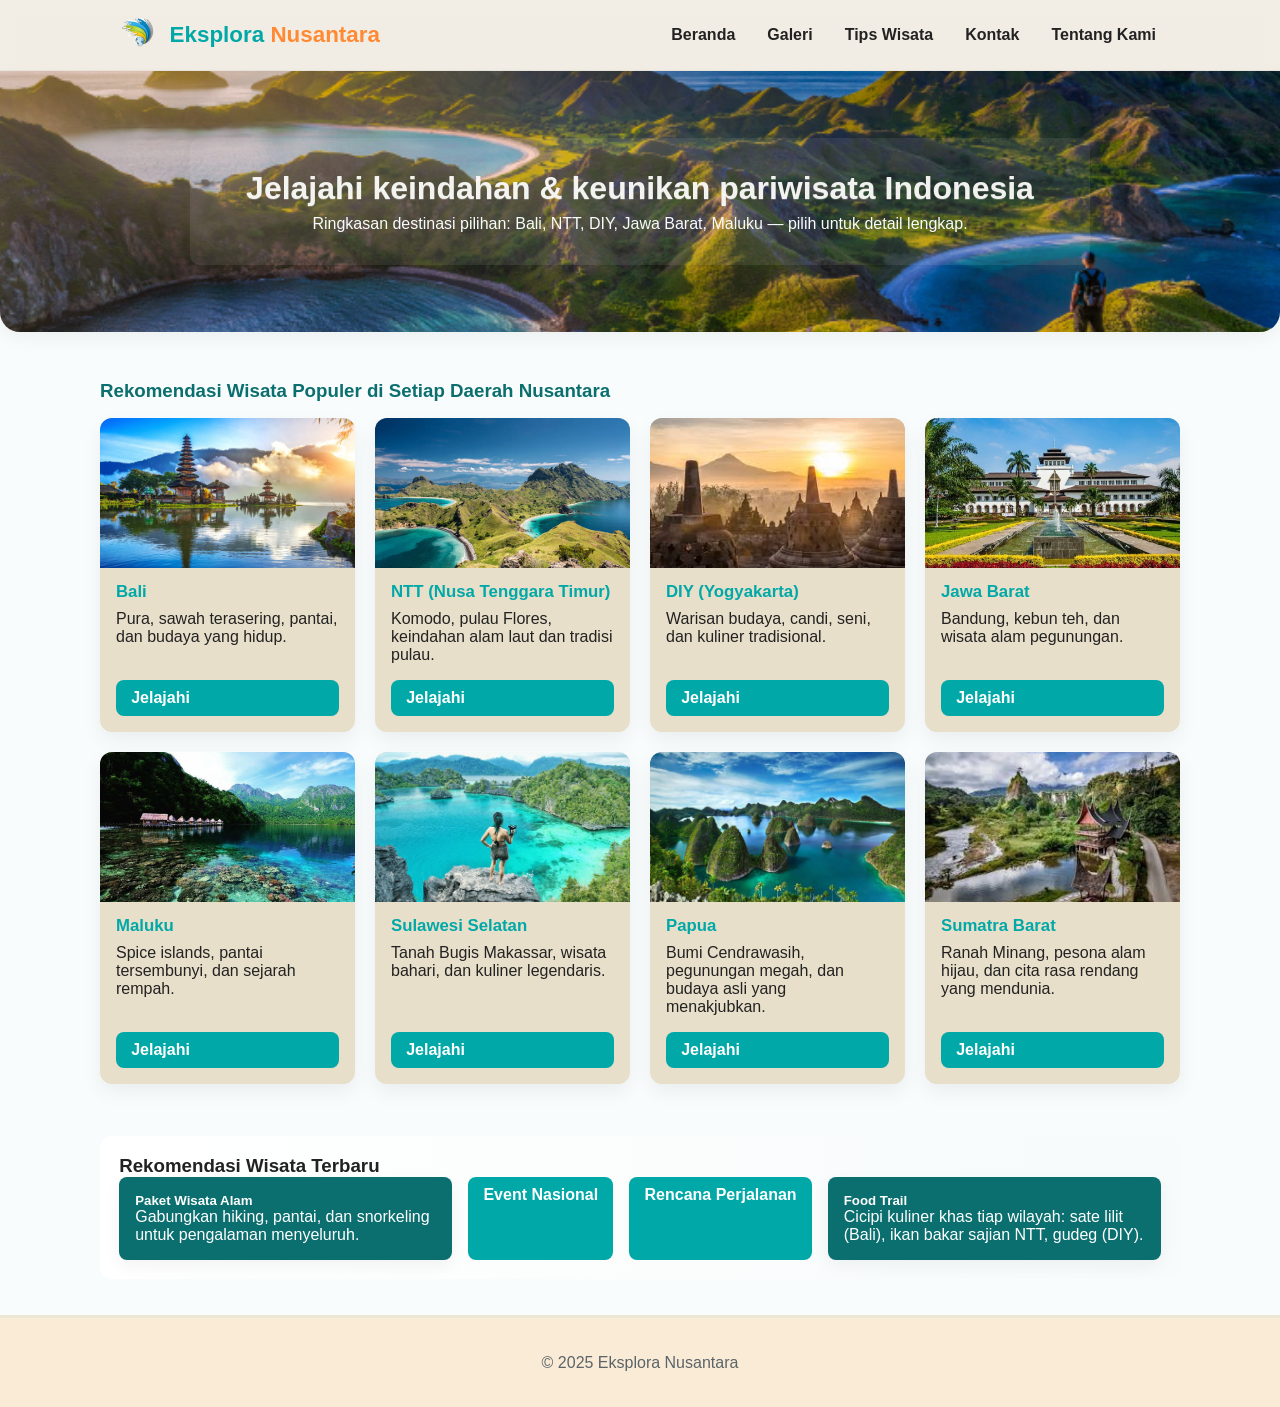
<file: index.html>
<!doctype html>
<html lang="id">
<head>
  <meta charset="utf-8" />
  <meta name="viewport" content="width=device-width,initial-scale=1" />
  <title>Eksplora Nusantara — Pariwisata Indonesia</title>
  <link rel="stylesheet" href="css style index.css">
  <link rel="icon" type="image/x-icon" href="logo eksploranusantara.png">
</head>
<body>
  <header class="header">
    <div class="container header-flex">
      <div class="brand">
        <img src="logo eksploranusantara.png" alt="Logo Eksplora Nusantara" class="logo-img">
        <h1 class="logo-text">Eksplora <span>Nusantara</span></h1>
      </div>

      <nav class="main-nav">
        <ul class="nav">
          <li><a href="index.html">Beranda</a></li>
          <li><a href="gallery.html">Galeri</a></li>
          <li><a href="tipswisata.html">Tips Wisata</a></li>
          <li><a href="Kontak.html">Kontak</a></li>
          <li><a href="tentangkami.html">Tentang Kami</a></li>
        </ul>
      </nav>
    </div>
  </header>

  <main>
    <section class="hero">
      <div class="hero-inner container">
        <h2>Jelajahi keindahan & keunikan pariwisata Indonesia</h2>
        <p>Ringkasan destinasi pilihan: Bali, NTT, DIY, Jawa Barat, Maluku — pilih untuk detail lengkap.</p>
      </div>
    </section>

    <section class="regions container">
      <h3>Rekomendasi Wisata Populer di Setiap Daerah Nusantara</h3>
      <div class="cards">
        <article class="card">
          <img src="bali.jpg" alt="Pemandangan Bali">
          <h4>Bali</h4>
          <p>Pura, sawah terasering, pantai, dan budaya yang hidup.</p>
          <a class="btn" href="Balii.html">Jelajahi</a>
        </article>

        <article class="card">
          <img src="ntt.jpg" alt="Pemandangan NTT">
          <h4>NTT (Nusa Tenggara Timur)</h4>
          <p>Komodo, pulau Flores, keindahan alam laut dan tradisi pulau.</p>
          <a class="btn" href="NTT(NusaTenggaraTimur).html">Jelajahi</a>
        </article>

        <article class="card">
          <img src="DIY.jpg" alt="Pemandangan DIY">
          <h4>DIY (Yogyakarta)</h4>
          <p>Warisan budaya, candi, seni, dan kuliner tradisional.</p>
          <a class="btn" href="diy_Yogyakarta.html">Jelajahi</a>
        </article>

        <article class="card">
          <img src="bandung.jpg" alt="Pemandangan Jawa Barat">
          <h4>Jawa Barat</h4>
          <p>Bandung, kebun teh, dan wisata alam pegunungan.</p>
          <a class="btn" href="jawabarat.html">Jelajahi</a>
        </article>

        <article class="card">
          <img src="malukuu.jpg" alt="Pemandangan Maluku">
          <h4>Maluku</h4>
          <p>Spice islands, pantai tersembunyi, dan sejarah rempah.</p>
          <a class="btn" href="maluku.html">Jelajahi</a>
        </article>

        <article class="card">
          <img src="sulawesi selatan.jpg" alt="Pemandangan Sulsel">
          <h4>Sulawesi Selatan</h4>
          <p>Tanah Bugis Makassar, wisata bahari, dan kuliner legendaris.</p>
          <a class="btn" href="sulsel.html">Jelajahi</a>
        </article>

        <article class="card">
          <img src="irian jaya.jpg" alt="Pemandangan Papua">
          <h4>Papua</h4>
          <p>Bumi Cendrawasih, pegunungan megah, dan budaya asli yang menakjubkan.</p>
          <a class="btn" href="papua.html">Jelajahi</a>
        </article>

        <article class="card">
          <img src="sumatera barat.jpg" alt="Pemandangan Sumbar">
          <h4>Sumatra Barat</h4>
          <p>Ranah Minang, pesona alam hijau, dan cita rasa rendang yang mendunia.</p>
          <a class="btn" href="sumbar.html">Jelajahi</a>
        </article>
      </div>
    </section>
    
    <section class="highlight container">
      <h3>Rekomendasi Wisata Terbaru</h3>
      <div class="highlight-grid">
        <div class="highlight-item">
          <h5>Paket Wisata Alam</h5>
          <p>Gabungkan hiking, pantai, dan snorkeling untuk pengalaman menyeluruh.</p>
        </div>
        <a class="btn" href="event_nasional.html">Event Nasional</a>
        <a class="btn" href="rencana_perjalanan.html">Rencana Perjalanan</a>
        <div class="highlight-item">
          <h5>Food Trail</h5>
          <p>Cicipi kuliner khas tiap wilayah: sate lilit (Bali), ikan bakar sajian NTT, gudeg (DIY).</p>
        </div>
      </div>
    </section>
  </main>

  <footer class="footer">
    <div class="container">
      <p>&copy; 2025 Eksplora Nusantara</p>
    </div>
  </footer>
</body>
</html>
</file>
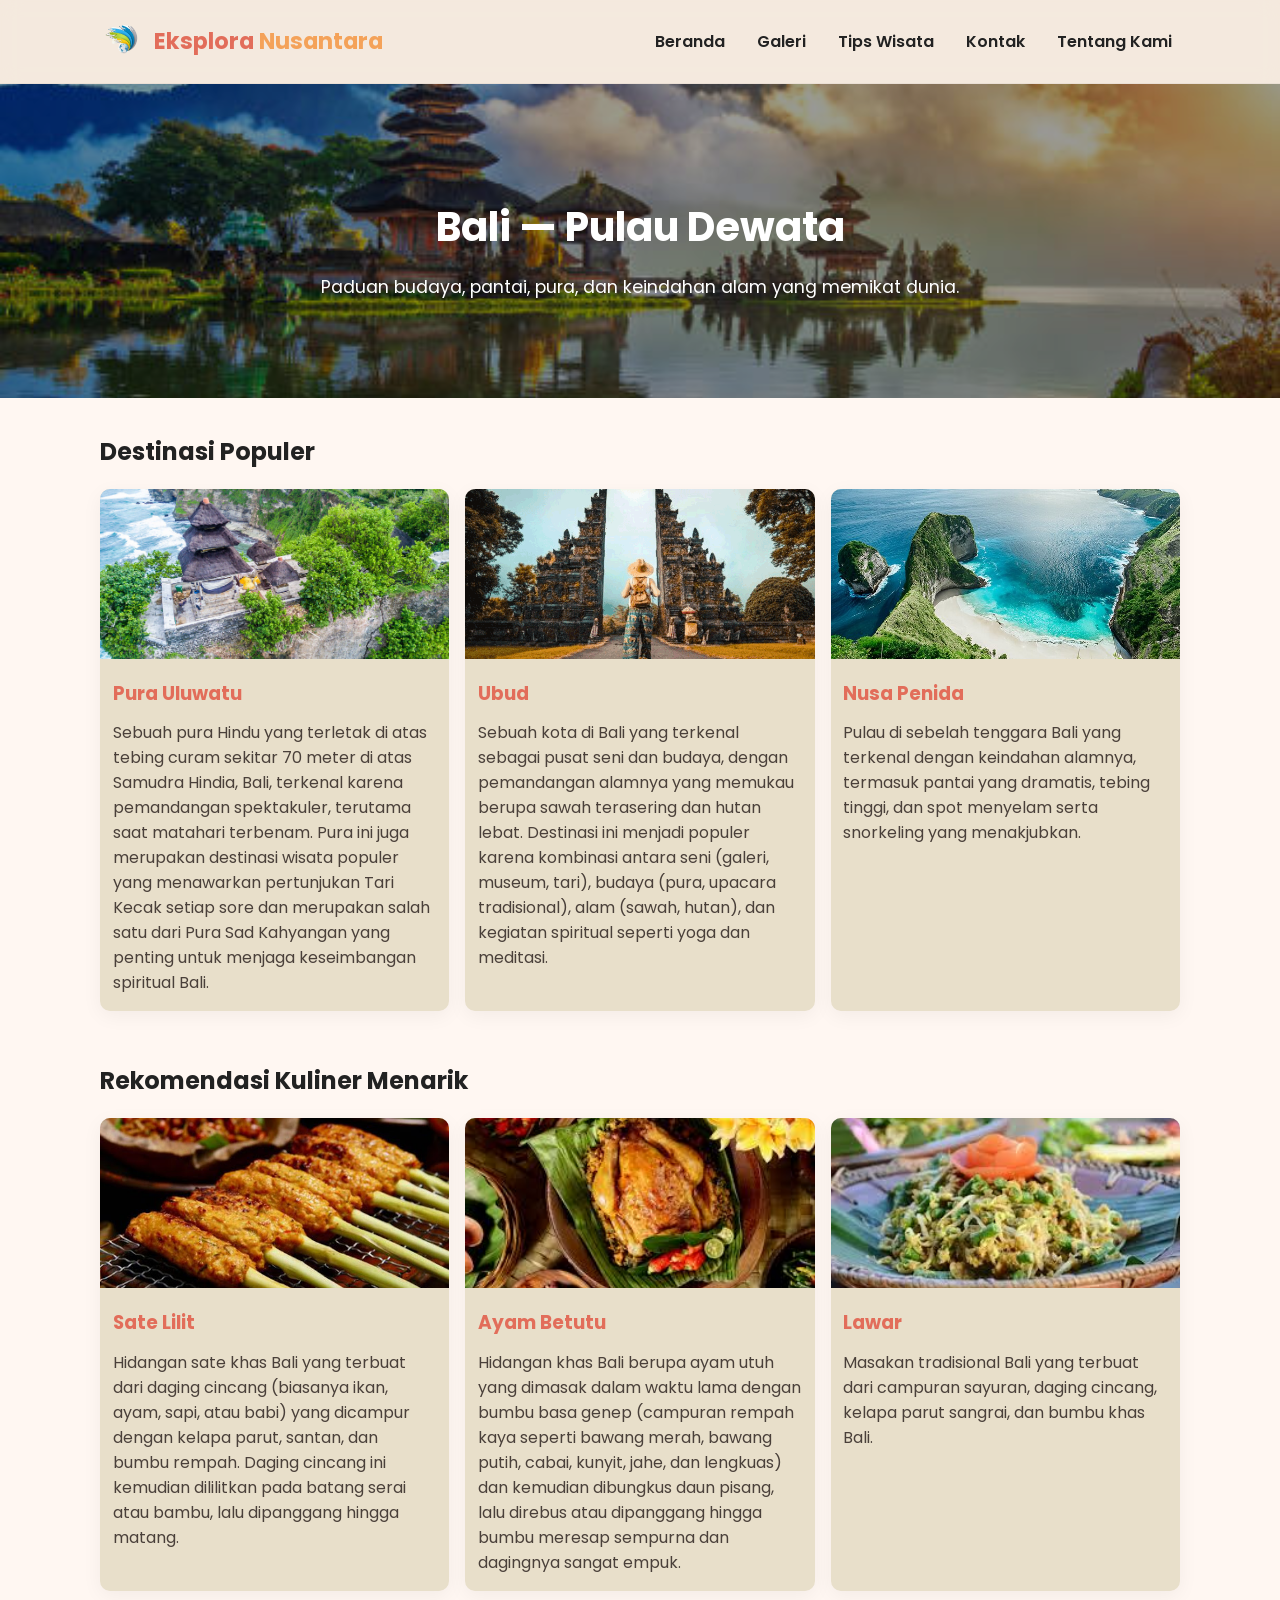
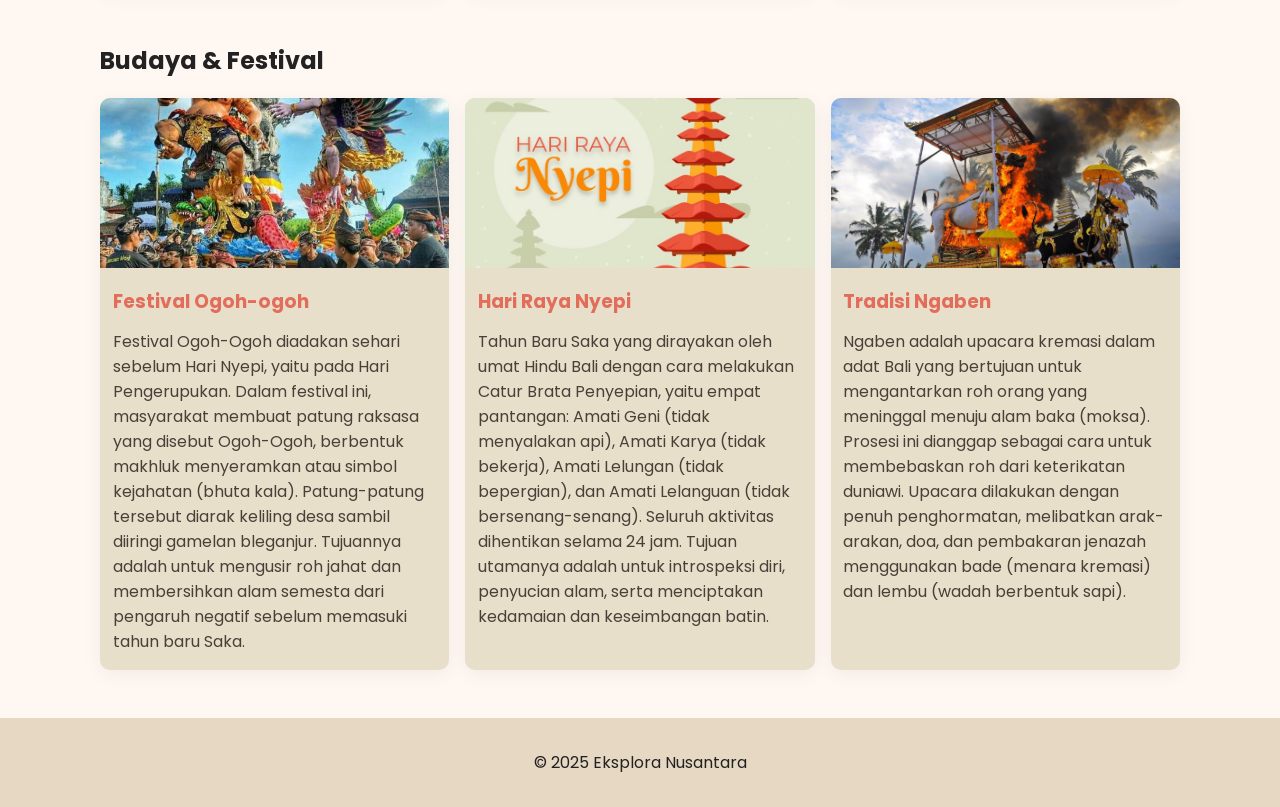
<file: Balii.html>
<!doctype html>
<html lang="id">
<head>
  <meta charset="utf-8" />
  <meta name="viewport" content="width=device-width,initial-scale=1" />
  <title>Bali — Eksplora Nusantara</title>
  <link rel="stylesheet" href="css bali.css">
  <link rel="icon" type="image/x-icon" href="logo eksploranusantara.png">
</head>
<body>
  <header class="header">
    <div class="container header-flex">
      <div class="brand">
        <img src="logo eksploranusantara.png" alt="Logo Eksplora Nusantara" class="logo-img">
        <h1 class="logo-text">Eksplora <span>Nusantara</span></h1>
      </div>
      <nav class="main-nav">
        <ul class="nav">
          <li><a href="index.html">Beranda</a></li>
          <li><a href="gallery.html">Galeri</a></li>
          <li><a href="tipswisata.html">Tips Wisata</a></li>
          <li><a href="Kontak.html">Kontak</a></li>
          <li><a href="tentangkami.html">Tentang Kami</a></li>
        </ul>
      </nav>
    </div>
  </header>

  <main>
    <section class="hero">
      <h1>Bali — Pulau Dewata</h1>
      <p>Paduan budaya, pantai, pura, dan keindahan alam yang memikat dunia.</p>
    </section>

    <section class="content container">
      <h2>Destinasi Populer</h2>
      <div class="cards">
        <article class="card">
          <img src="pura uluwatu.jpg" alt="Uluwatu">
          <h3>Pura Uluwatu</h3>
          <p> Sebuah pura Hindu yang terletak di atas tebing curam sekitar 70 meter di atas Samudra Hindia, Bali, terkenal karena pemandangan spektakuler, terutama saat matahari terbenam. Pura ini juga merupakan destinasi wisata populer yang menawarkan pertunjukan Tari Kecak setiap sore dan merupakan salah satu dari Pura Sad Kahyangan yang penting untuk menjaga keseimbangan spiritual Bali. </p>
        </article>
        <article class="card">
          <img src="ubud.png" alt="Ubud">
          <h3>Ubud</h3>
          <p>Sebuah kota di Bali yang terkenal sebagai pusat seni dan budaya, dengan pemandangan alamnya yang memukau berupa sawah terasering dan hutan lebat. Destinasi ini menjadi populer karena kombinasi antara seni (galeri, museum, tari), budaya (pura, upacara tradisional), alam (sawah, hutan), dan kegiatan spiritual seperti yoga dan meditasi. </p>
        </article>
        <article class="card">
          <img src="nusa penida.jpg" alt="nusa penida">
          <h3>Nusa Penida</h3>
          <p>Pulau di sebelah tenggara Bali yang terkenal dengan keindahan alamnya, termasuk pantai yang dramatis, tebing tinggi, dan spot menyelam serta snorkeling yang menakjubkan.</p>
        </article>
      </div>
    </section>

    <section class="content container">
      <h2>Rekomendasi Kuliner Menarik</h2>
      <div class="cards">
        <article class="card">
          <img src="sate lilit.jpg" alt="sate lilit">
          <h3>Sate Lilit</h3>
          <p> Hidangan sate khas Bali yang terbuat dari daging cincang (biasanya ikan, ayam, sapi, atau babi) yang dicampur dengan kelapa parut, santan, dan bumbu rempah. Daging cincang ini kemudian dililitkan pada batang serai atau bambu, lalu dipanggang hingga matang. </p>
        </article>
        <article class="card">
          <img src="ayam betutu.jpg" alt="Ayam Betutu">
          <h3>Ayam Betutu</h3>
          <p>Hidangan khas Bali berupa ayam utuh yang dimasak dalam waktu lama dengan bumbu basa genep (campuran rempah kaya seperti bawang merah, bawang putih, cabai, kunyit, jahe, dan lengkuas) dan kemudian dibungkus daun pisang, lalu direbus atau dipanggang hingga bumbu meresap sempurna dan dagingnya sangat empuk.</p>
        </article>
        <article class="card">
          <img src="lawar.jpg" alt="Lawar">
          <h3>Lawar</h3>
          <p>Masakan tradisional Bali yang terbuat dari campuran sayuran, daging cincang, kelapa parut sangrai, dan bumbu khas Bali. </p>
        </article>
    </section>

    <section class="content container">
      <h2>Budaya & Festival</h2>
      <div class="cards">
        <article class="card">
          <img src="festival ogoh.jpg" alt="Ogoh-ogoh">
          <h3>Festival Ogoh-ogoh</h3>
          <p> Festival Ogoh-Ogoh diadakan sehari sebelum Hari Nyepi, yaitu pada Hari Pengerupukan. Dalam festival ini, masyarakat membuat patung raksasa yang disebut Ogoh-Ogoh, berbentuk makhluk menyeramkan atau simbol kejahatan (bhuta kala). Patung-patung tersebut diarak keliling desa sambil diiringi gamelan bleganjur. Tujuannya adalah untuk mengusir roh jahat dan membersihkan alam semesta dari pengaruh negatif sebelum memasuki tahun baru Saka. </p>
        </article>
        <article class="card">
          <img src="nyepi.jpg" alt="Hari Raya Nyepi">
          <h3>Hari Raya Nyepi</h3>
          <p>Tahun Baru Saka yang dirayakan oleh umat Hindu Bali dengan cara melakukan Catur Brata Penyepian, yaitu empat pantangan: Amati Geni (tidak menyalakan api), Amati Karya (tidak bekerja), Amati Lelungan (tidak bepergian), dan Amati Lelanguan (tidak bersenang-senang). Seluruh aktivitas dihentikan selama 24 jam. Tujuan utamanya adalah untuk introspeksi diri, penyucian alam, serta menciptakan kedamaian dan keseimbangan batin. </p>
        </article>
        <article class="card">
          <img src="ngaben.jpg" alt="Ngaben">
          <h3>Tradisi Ngaben</h3>
          <p>Ngaben adalah upacara kremasi dalam adat Bali yang bertujuan untuk mengantarkan roh orang yang meninggal menuju alam baka (moksa). Prosesi ini dianggap sebagai cara untuk membebaskan roh dari keterikatan duniawi. Upacara dilakukan dengan penuh penghormatan, melibatkan arak-arakan, doa, dan pembakaran jenazah menggunakan bade (menara kremasi) dan lembu (wadah berbentuk sapi).</p>
        </article>
    </section>
  </main>

  <footer class="site-footer">
    <p>&copy; 2025 Eksplora Nusantara</p>
  </footer>
</body>
</html>
</file>
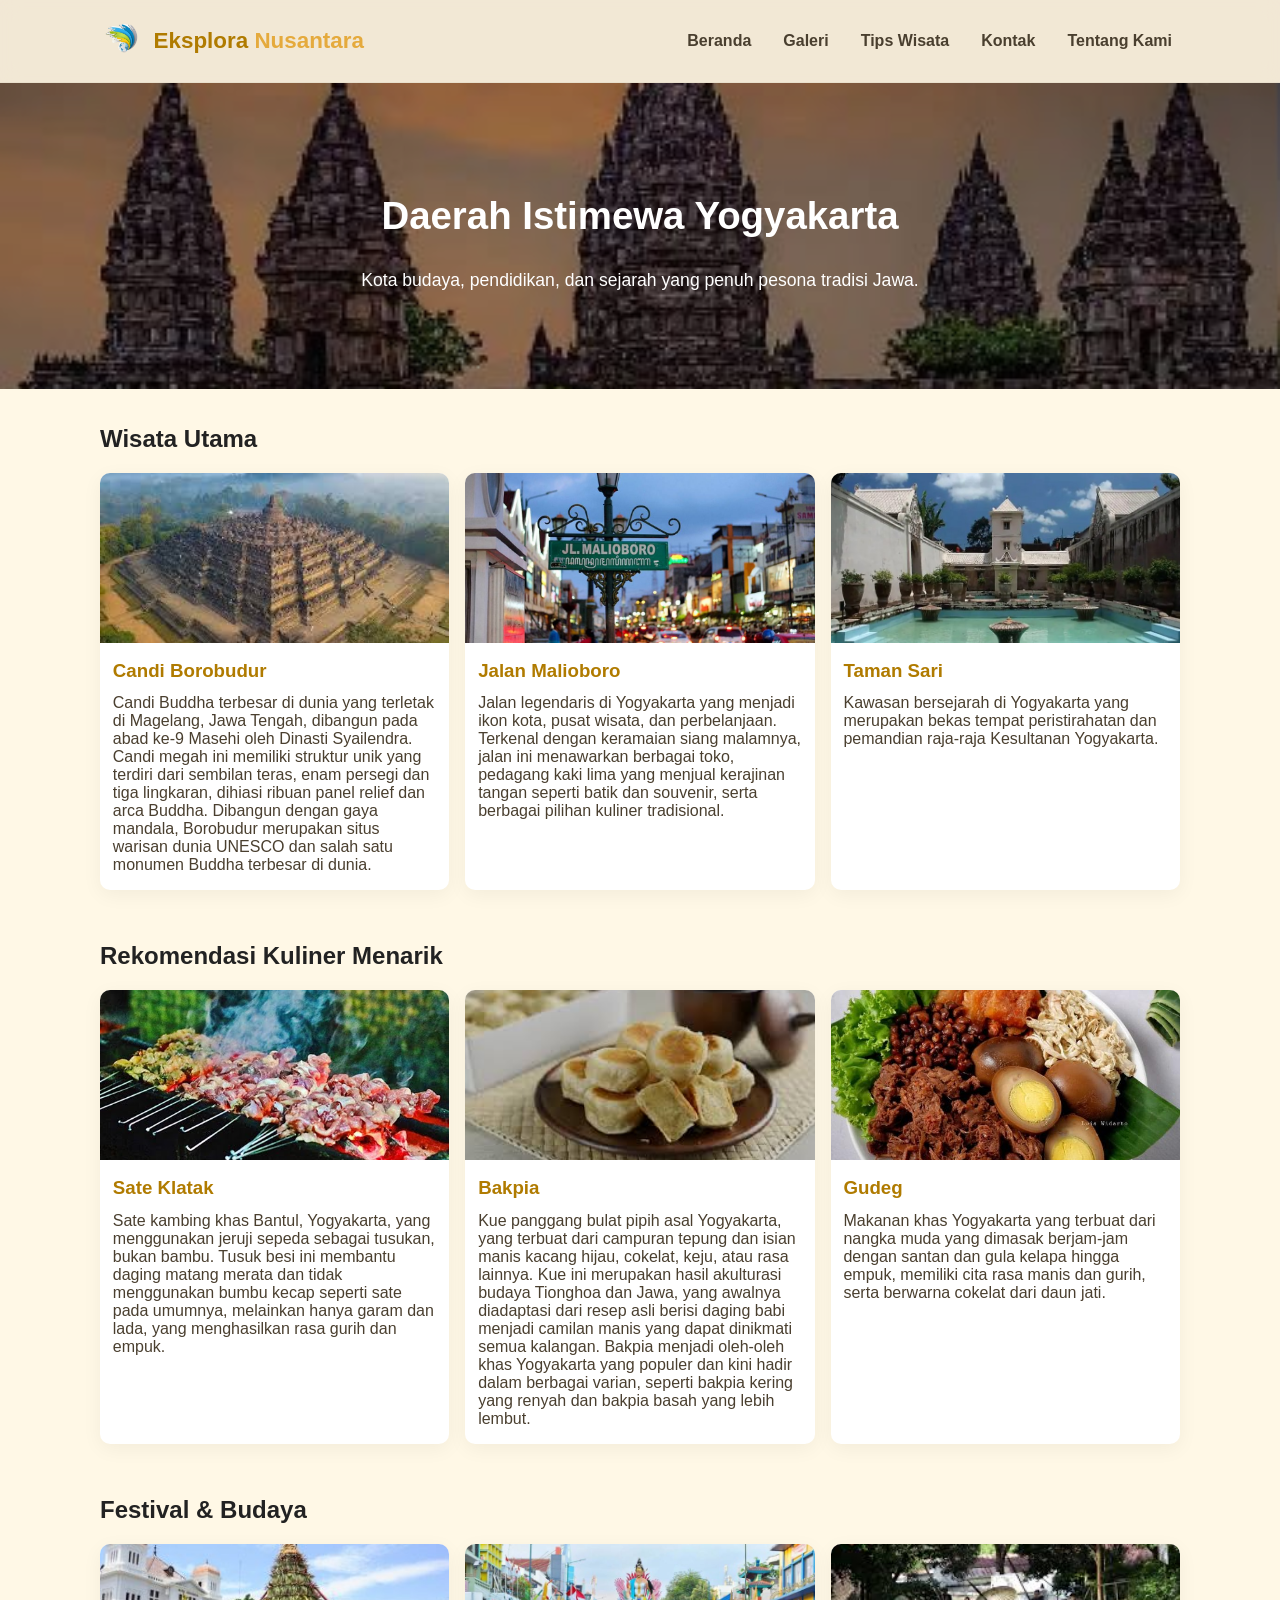
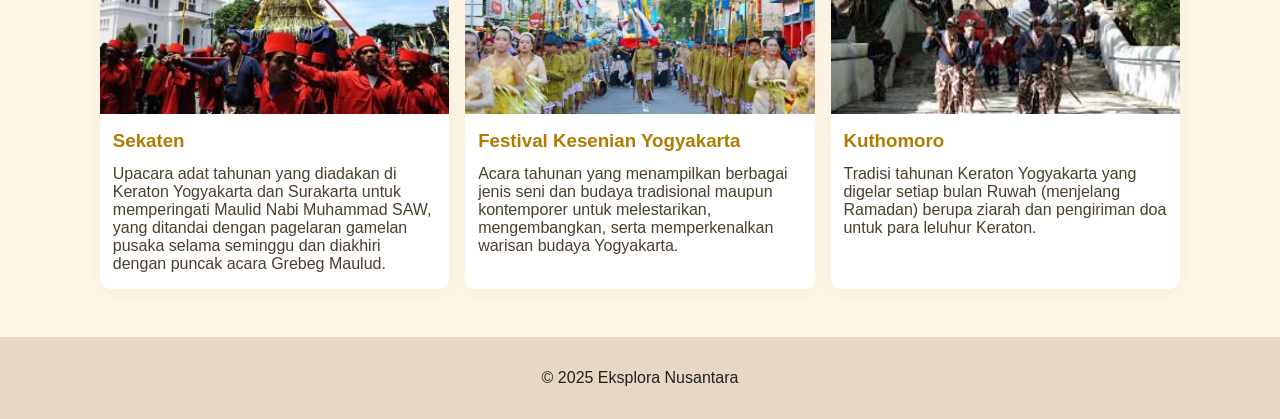
<file: diy_Yogyakarta.html>
<!doctype html>
<html lang="id">
<head>
  <meta charset="utf-8">
  <meta name="viewport" content="width=device-width,initial-scale=1">
  <title>Yogyakarta — Eksplora Nusantara</title>
  <link rel="stylesheet" href="css diy.css">
  <link rel="icon" type="image/x-icon" href="logo eksploranusantara.png">
</head>
<body>
  <header class="header">
    <div class="container header-flex">
      <div class="brand">
        <img src="logo eksploranusantara.png" alt="Logo Eksplora Nusantara" class="logo-img">
        <h1 class="logo-text">Eksplora <span>Nusantara</span></h1>
      </div>
      <nav class="main-nav">
        <ul class="nav">
          <li><a href="index.html">Beranda</a></li>
          <li><a href="gallery.html">Galeri</a></li>
          <li><a href="tipswisata.html">Tips Wisata</a></li>
          <li><a href="Kontak.html">Kontak</a></li>
          <li><a href="tentangkami.html">Tentang Kami</a></li>
        </ul>
      </nav>
    </div>
  </header>

  <main>
    <section class="hero">
      <h1>Daerah Istimewa Yogyakarta</h1>
      <p>Kota budaya, pendidikan, dan sejarah yang penuh pesona tradisi Jawa.</p>
    </section>

    <section class="content container">
      <h2>Wisata Utama</h2>
      <div class="cards">
        <article class="card">
          <img src="candi borobudur.jpg" alt="Borobudur">
          <h3>Candi Borobudur</h3>
          <p>Candi Buddha terbesar di dunia yang terletak di Magelang, Jawa Tengah, dibangun pada abad ke-9 Masehi oleh Dinasti Syailendra. Candi megah ini memiliki struktur unik yang terdiri dari sembilan teras, enam persegi dan tiga lingkaran, dihiasi ribuan panel relief dan arca Buddha. Dibangun dengan gaya mandala, Borobudur merupakan situs warisan dunia UNESCO dan salah satu monumen Buddha terbesar di dunia. </p>
        </article>
        <article class="card">
          <img src="malioboro.jpg" alt="Malioboro">
          <h3>Jalan Malioboro</h3>
          <p>Jalan legendaris di Yogyakarta yang menjadi ikon kota, pusat wisata, dan perbelanjaan. Terkenal dengan keramaian siang malamnya, jalan ini menawarkan berbagai toko, pedagang kaki lima yang menjual kerajinan tangan seperti batik dan souvenir, serta berbagai pilihan kuliner tradisional.</p>
        </article>
        <article class="card">
          <img src="taman sari.jpg" alt="Taman Sari">
          <h3>Taman Sari</h3>
          <p>Kawasan bersejarah di Yogyakarta yang merupakan bekas tempat peristirahatan dan pemandian raja-raja Kesultanan Yogyakarta.</p>
        </article>
      </div>
    </section>

    <section class="content container">
      <h2>Rekomendasi Kuliner Menarik</h2>
      <div class="cards">
        <article class="card">
          <img src="sate klatak.jpg" alt="Sate Klatak">
          <h3>Sate Klatak</h3>
          <p>Sate kambing khas Bantul, Yogyakarta, yang menggunakan jeruji sepeda sebagai tusukan, bukan bambu. Tusuk besi ini membantu daging matang merata dan tidak menggunakan bumbu kecap seperti sate pada umumnya, melainkan hanya garam dan lada, yang menghasilkan rasa gurih dan empuk. </p>
        </article>
        <article class="card">
          <img src="bakpia.jpg" alt="Bakpia">
          <h3>Bakpia</h3>
          <p>Kue panggang bulat pipih asal Yogyakarta, yang terbuat dari campuran tepung dan isian manis kacang hijau, cokelat, keju, atau rasa lainnya. Kue ini merupakan hasil akulturasi budaya Tionghoa dan Jawa, yang awalnya diadaptasi dari resep asli berisi daging babi menjadi camilan manis yang dapat dinikmati semua kalangan. Bakpia menjadi oleh-oleh khas Yogyakarta yang populer dan kini hadir dalam berbagai varian, seperti bakpia kering yang renyah dan bakpia basah yang lebih lembut. </p>
        </article>
        <article class="card">
          <img src="gudeg.jpg" alt="Gudeg">
          <h3>Gudeg</h3>
          <p>Makanan khas Yogyakarta yang terbuat dari nangka muda yang dimasak berjam-jam dengan santan dan gula kelapa hingga empuk, memiliki cita rasa manis dan gurih, serta berwarna cokelat dari daun jati.</p>
        </article>
      </div>
    </section>

    <section class="content container">
      <h2>Festival & Budaya</h2>
      <div class="cards">
        <article class="card">
          <img src="sekaten.jpg" alt="Sekaten">
          <h3>Sekaten</h3>
          <p>Upacara adat tahunan yang diadakan di Keraton Yogyakarta dan Surakarta untuk memperingati Maulid Nabi Muhammad SAW, yang ditandai dengan pagelaran gamelan pusaka selama seminggu dan diakhiri dengan puncak acara Grebeg Maulud. </p>
        </article>
        <article class="card">
          <img src="FKY.jpg" alt="FKY">
          <h3>Festival Kesenian Yogyakarta</h3>
          <p>Acara tahunan yang menampilkan berbagai jenis seni dan budaya tradisional maupun kontemporer untuk melestarikan, mengembangkan, serta memperkenalkan warisan budaya Yogyakarta.</p>
        </article>
        <article class="card">
          <img src="kuthomoro.jpg" alt="Kuthomoro">
          <h3>Kuthomoro</h3>
          <p>Tradisi tahunan Keraton Yogyakarta yang digelar setiap bulan Ruwah (menjelang Ramadan) berupa ziarah dan pengiriman doa untuk para leluhur Keraton.</p>
        </article>
      </div>
    </section>
  </main>

  <footer class="site-footer">
    <p>&copy; 2025 Eksplora Nusantara</p>
  </footer>
</body>
</html>
</file>
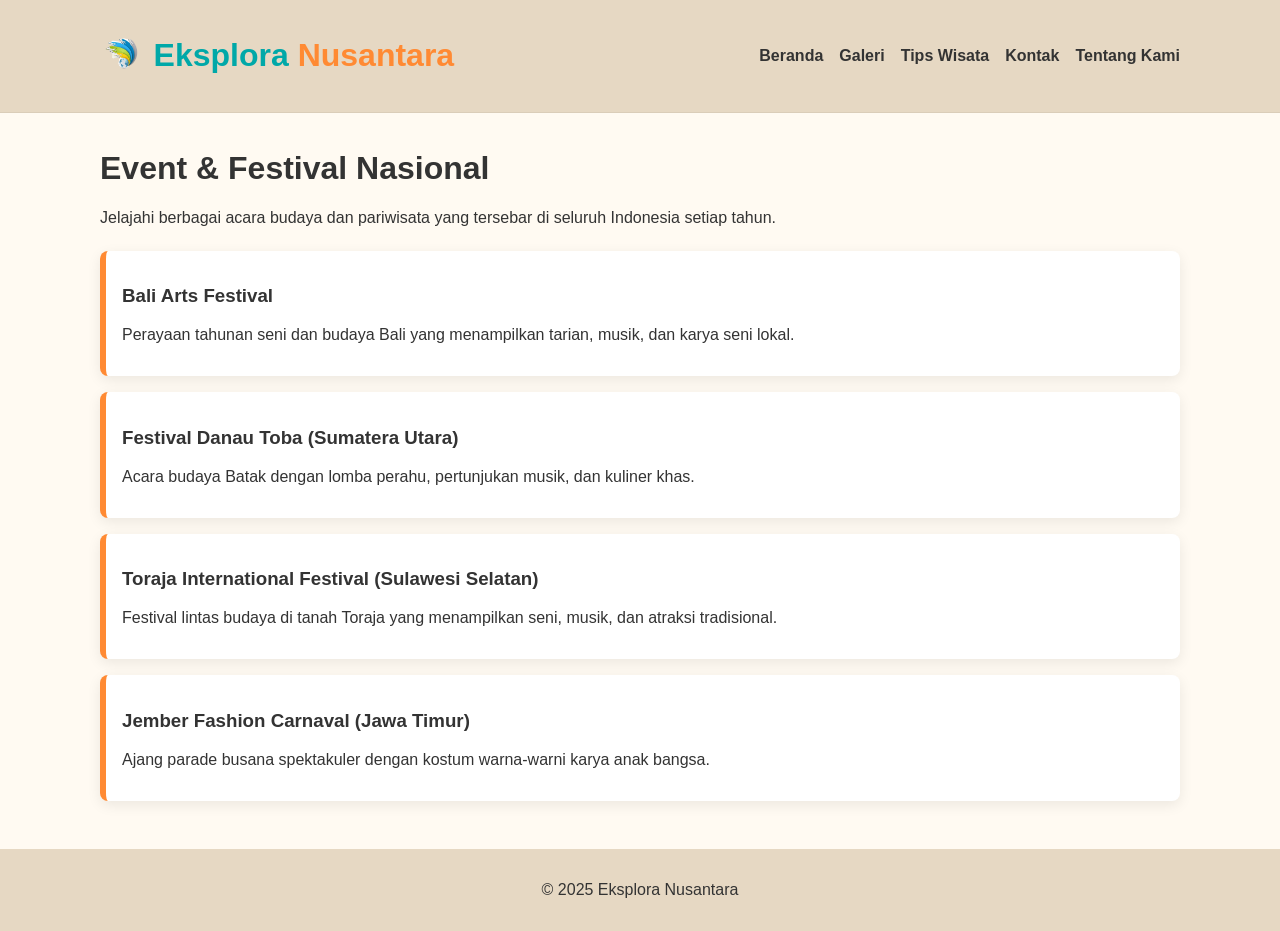
<file: event_nasional.html>
<!doctype html>
<html lang="id">
<head>
  <meta charset="utf-8">
  <meta name="viewport" content="width=device-width,initial-scale=1">
  <title>Event Nasional — Eksplora Nusantara</title>
  <link rel="stylesheet" href="css event.css">
  <link rel="icon" type="image/x-icon" href="logo eksploranusantara.png">
</head>
<body>
  <header class="site-header">
    <div class="container header-flex">
      <div class="brand">
        <img src="logo eksploranusantara.png" alt="Logo" class="logo-img">
        <h1 class="logo-text">Eksplora <span>Nusantara</span></h1>
      </div>
      <nav class="main-nav">
        <ul class="nav">
          <li><a href="index.html">Beranda</a></li>
          <li><a href="gallery.html">Galeri</a></li>
          <li><a href="tipswisata.html">Tips Wisata</a></li>
          <li><a href="Kontak.html">Kontak</a></li>
          <li><a href="tentangkami.html">Tentang Kami</a></li>
        </ul>
      </nav>
    </div>
  </header>

  <main class="container">
    <h1>Event & Festival Nasional</h1>
    <p>Jelajahi berbagai acara budaya dan pariwisata yang tersebar di seluruh Indonesia setiap tahun.</p>

    <div class="event-list">
      <div class="event-item">
        <h3>Bali Arts Festival</h3>
        <p>Perayaan tahunan seni dan budaya Bali yang menampilkan tarian, musik, dan karya seni lokal.</p>
      </div>
      <div class="event-item">
        <h3>Festival Danau Toba (Sumatera Utara)</h3>
        <p>Acara budaya Batak dengan lomba perahu, pertunjukan musik, dan kuliner khas.</p>
      </div>
      <div class="event-item">
        <h3>Toraja International Festival (Sulawesi Selatan)</h3>
        <p>Festival lintas budaya di tanah Toraja yang menampilkan seni, musik, dan atraksi tradisional.</p>
      </div>
      <div class="event-item">
        <h3>Jember Fashion Carnaval (Jawa Timur)</h3>
        <p>Ajang parade busana spektakuler dengan kostum warna-warni karya anak bangsa.</p>
      </div>
    </div>
  </main>

  <footer class="site-footer">
    <p>&copy; 2025 Eksplora Nusantara</p>
  </footer>
</body>
</html>
</file>
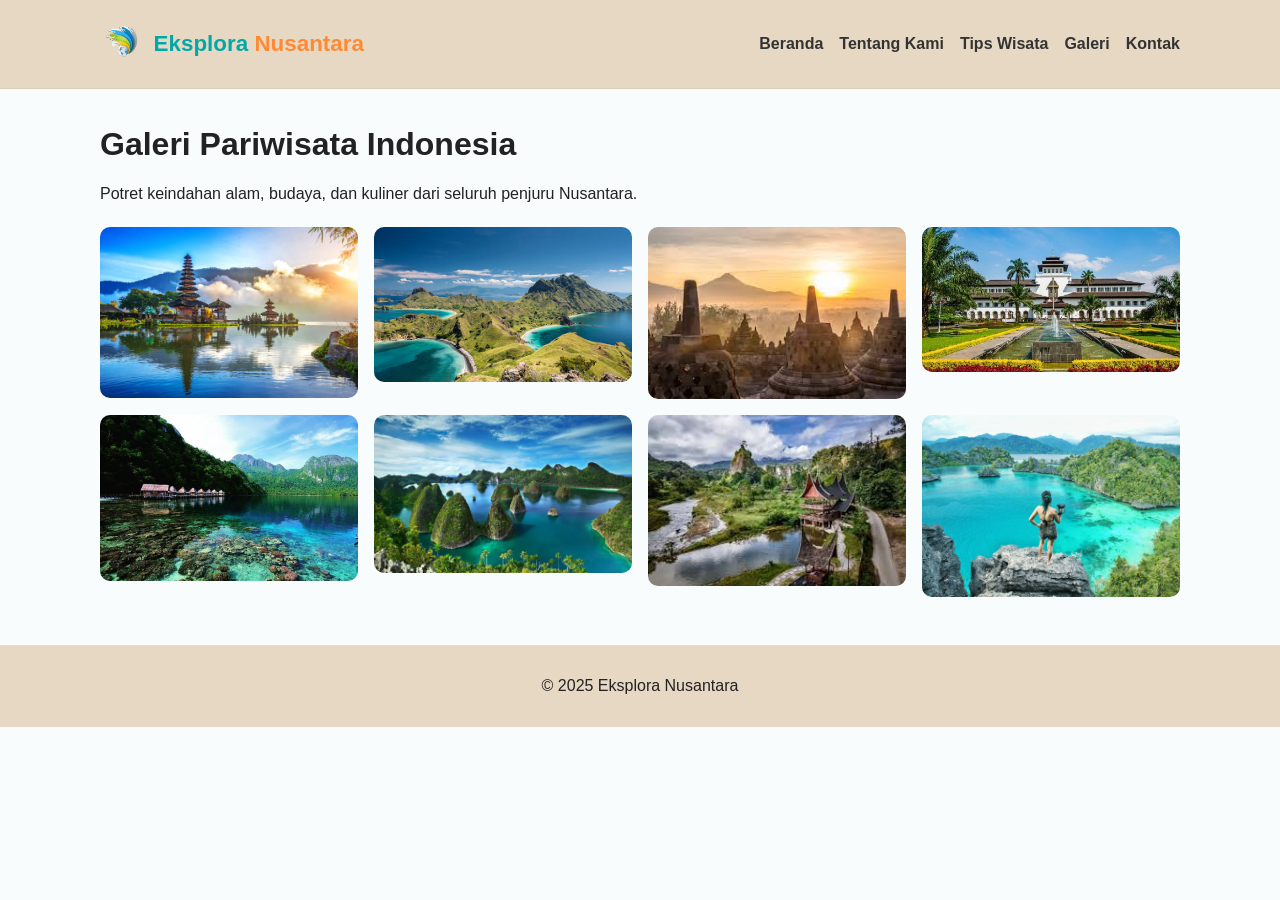
<file: gallery.html>
<!doctype html>
<html lang="id">
<head>
  <meta charset="utf-8">
  <meta name="viewport" content="width=device-width,initial-scale=1">
  <title>Galeri — Eksplora Nusantara</title>
  <link rel="stylesheet" href="css gallery.css">
  <link rel="icon" type="image/x-icon" href="logo eksploranusantara.png">
</head>
<body>
  <header class="header">
    <div class="container header-flex">
      <div class="brand">
        <img src="logo eksploranusantara.png" alt="Logo" class="logo-img">
        <h1 class="logo-text">Eksplora <span>Nusantara</span></h1>
      </div>
      <nav class="main-nav">
        <ul class="nav">
          <li><a href="index.html">Beranda</a></li>
          <li><a href="tentangkami.html">Tentang Kami</a></li>
          <li><a href="tipswisata.html">Tips Wisata</a></li>
          <li><a href="gallery.html">Galeri</a></li>
          <li><a href="Kontak.html">Kontak</a></li>
        </ul>
      </nav>
    </div>
  </header>

  <main class="container">
    <h1>Galeri Pariwisata Indonesia</h1>
    <p>Potret keindahan alam, budaya, dan kuliner dari seluruh penjuru Nusantara.</p>

    <div class="gallery-grid">
      <img src="bali.jpg" alt="Bali">
      <img src="ntt.jpg" alt="NTT">
      <img src="DIY.jpg" alt="DIY">
      <img src="bandung.jpg" alt="Jawa Barat">
      <img src="malukuu.jpg" alt="Maluku">
      <img src="irian jaya.jpg" alt="Papua">
      <img src="sumatera barat.jpg" alt="Sumatera Barat">
      <img src="sulawesi selatan.jpg" alt="Sulawesi Selatan">
    </div>
  </main>

  <footer class="site-footer">
    <p>&copy; 2025 Eksplora Nusantara</p>
  </footer>
</body>
</html>
</file>
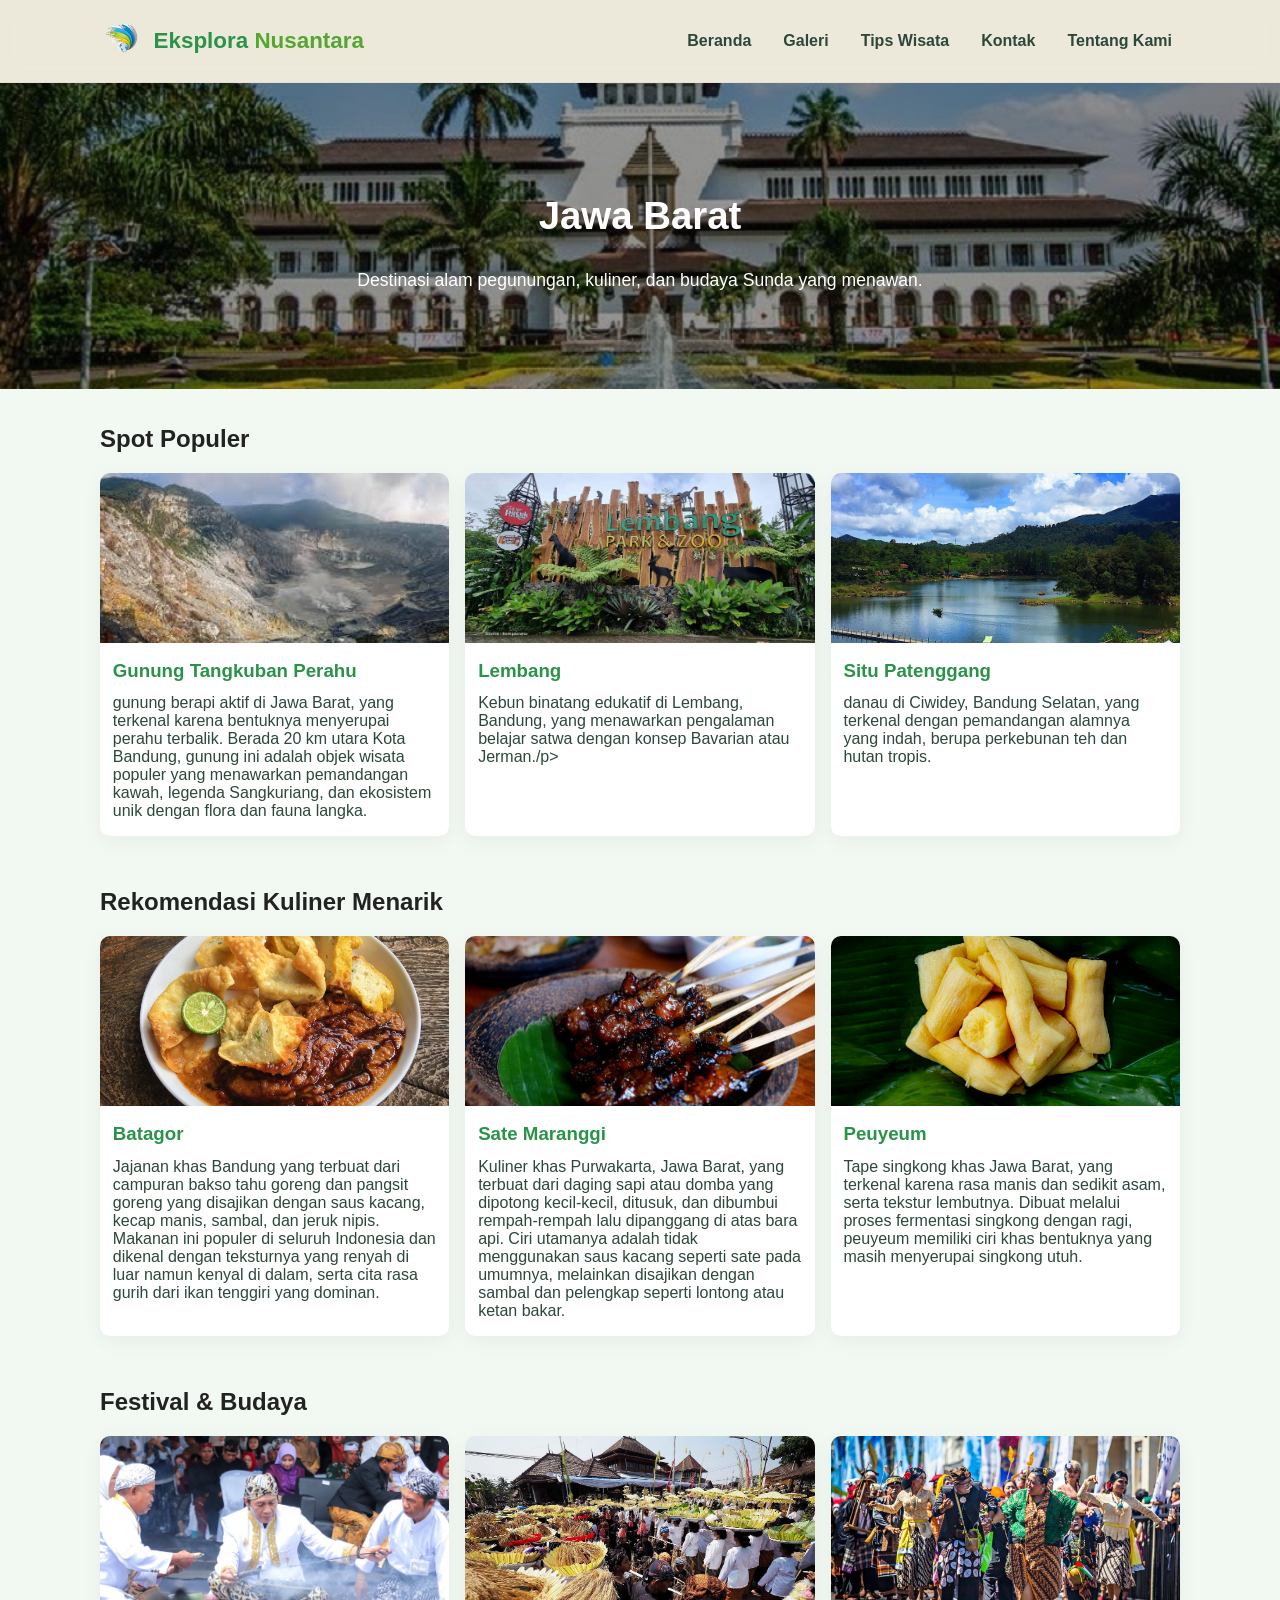
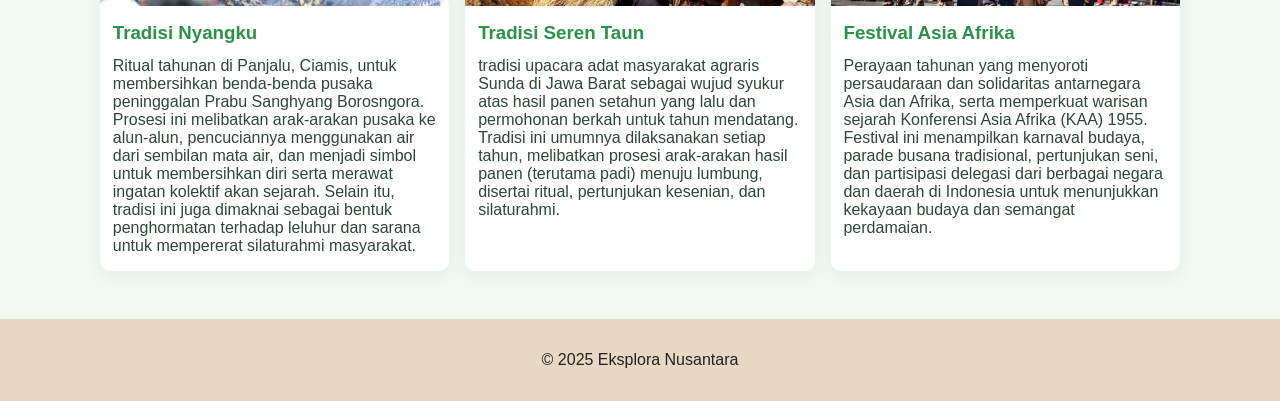
<file: jawabarat.html>
<!doctype html>
<html lang="id">
<head>
  <meta charset="utf-8">
  <meta name="viewport" content="width=device-width,initial-scale=1">
  <title>Jawa Barat — Eksplora Nusantara</title>
  <link rel="stylesheet" href="css jawabarat.css">
  <link rel="icon" type="image/x-icon" href="logo eksploranusantara.png">
</head>
<body>
  <header class="header">
    <div class="container header-flex">
      <div class="brand">
        <img src="logo eksploranusantara.png" alt="Logo Eksplora Nusantara" class="logo-img">
        <h1 class="logo-text">Eksplora <span>Nusantara</span></h1>
      </div>
      <nav class="main-nav">
        <ul class="nav">
          <li><a href="index.html">Beranda</a></li>
          <li><a href="gallery.html">Galeri</a></li>
          <li><a href="tipswisata.html">Tips Wisata</a></li>
          <li><a href="Kontak.html">Kontak</a></li>
          <li><a href="tentangkami.html">Tentang Kami</a></li>
        </ul>
      </nav>
    </div>
  </header>

  <main>
    <section class="hero">
      <h1>Jawa Barat</h1>
      <p>Destinasi alam pegunungan, kuliner, dan budaya Sunda yang menawan.</p>
    </section>

    <section class="content container">
      <h2>Spot Populer</h2>
      <div class="cards">
        <article class="card">
          <img src="tangkuban perahu.jpg" alt="Tangkuban Perahu">
          <h3>Gunung Tangkuban Perahu</h3>
          <p>gunung berapi aktif di Jawa Barat, yang terkenal karena bentuknya menyerupai perahu terbalik. Berada 20 km utara Kota Bandung, gunung ini adalah objek wisata populer yang menawarkan pemandangan kawah, legenda Sangkuriang, dan ekosistem unik dengan flora dan fauna langka. </p>
        </article>
        <article class="card">
          <img src="Lembang-Park-Zoo.jpg" alt="Lembang">
          <h3>Lembang</h3>
          <p>Kebun binatang edukatif di Lembang, Bandung, yang menawarkan pengalaman belajar satwa dengan konsep Bavarian atau Jerman./p>
        </article>
        <article class="card">
          <img src="situ patenggang.jpg" alt="Situ Patenggang">
          <h3>Situ Patenggang</h3>
          <p>danau di Ciwidey, Bandung Selatan, yang terkenal dengan pemandangan alamnya yang indah, berupa perkebunan teh dan hutan tropis.</p>
        </article>
      </div>
    </section>

    <section class="content container">
      <h2>Rekomendasi Kuliner Menarik</h2>
      <div class="cards">
        <article class="card">
          <img src="batagor.jpg" alt="Batagor">
          <h3>Batagor</h3>
          <p>Jajanan khas Bandung yang terbuat dari campuran bakso tahu goreng dan pangsit goreng yang disajikan dengan saus kacang, kecap manis, sambal, dan jeruk nipis. Makanan ini populer di seluruh Indonesia dan dikenal dengan teksturnya yang renyah di luar namun kenyal di dalam, serta cita rasa gurih dari ikan tenggiri yang dominan. </p>
        </article>
        <article class="card">
          <img src="sate maranggi.jpg" alt="Sate Maranggi">
          <h3>Sate Maranggi</h3>
          <p>Kuliner khas Purwakarta, Jawa Barat, yang terbuat dari daging sapi atau domba yang dipotong kecil-kecil, ditusuk, dan dibumbui rempah-rempah lalu dipanggang di atas bara api. Ciri utamanya adalah tidak menggunakan saus kacang seperti sate pada umumnya, melainkan disajikan dengan sambal dan pelengkap seperti lontong atau ketan bakar.</p>
        </article>
        <article class="card">
          <img src="peuyeum.jpg" alt="Peuyeum">
          <h3>Peuyeum</h3>
          <p>Tape singkong khas Jawa Barat, yang terkenal karena rasa manis dan sedikit asam, serta tekstur lembutnya. Dibuat melalui proses fermentasi singkong dengan ragi, peuyeum memiliki ciri khas bentuknya yang masih menyerupai singkong utuh. </p>
        </article>
      </div>
    </section>

    <section class="content container">
      <h2>Festival & Budaya</h2>
      <div class="cards">
        <article class="card">
          <img src="nyangku.jpg" alt="Tradisi Nyangku">
          <h3>Tradisi Nyangku</h3>
          <p>Ritual tahunan di Panjalu, Ciamis, untuk membersihkan benda-benda pusaka peninggalan Prabu Sanghyang Borosngora. Prosesi ini melibatkan arak-arakan pusaka ke alun-alun, pencuciannya menggunakan air dari sembilan mata air, dan menjadi simbol untuk membersihkan diri serta merawat ingatan kolektif akan sejarah. Selain itu, tradisi ini juga dimaknai sebagai bentuk penghormatan terhadap leluhur dan sarana untuk mempererat silaturahmi masyarakat.  </p>
        </article>
        <article class="card">
          <img src="seren taun.jpg" alt="Seren Taun">
          <h3>Tradisi Seren Taun</h3>
          <p>tradisi upacara adat masyarakat agraris Sunda di Jawa Barat sebagai wujud syukur atas hasil panen setahun yang lalu dan permohonan berkah untuk tahun mendatang. Tradisi ini umumnya dilaksanakan setiap tahun, melibatkan prosesi arak-arakan hasil panen (terutama padi) menuju lumbung, disertai ritual, pertunjukan kesenian, dan silaturahmi.</p>
        </article>
        <article class="card">
          <img src="festival asia afrika.jpg" alt="FAA">
          <h3>Festival Asia Afrika</h3>
          <p>Perayaan tahunan yang menyoroti persaudaraan dan solidaritas antarnegara Asia dan Afrika, serta memperkuat warisan sejarah Konferensi Asia Afrika (KAA) 1955. Festival ini menampilkan karnaval budaya, parade busana tradisional, pertunjukan seni, dan partisipasi delegasi dari berbagai negara dan daerah di Indonesia untuk menunjukkan kekayaan budaya dan semangat perdamaian.</p>
        </article>
      </div>
    </section>
  </main>

  <footer class="site-footer">
    <p>&copy; 2025 Eksplora Nusantara</p>
  </footer>
</body>
</html>
</file>
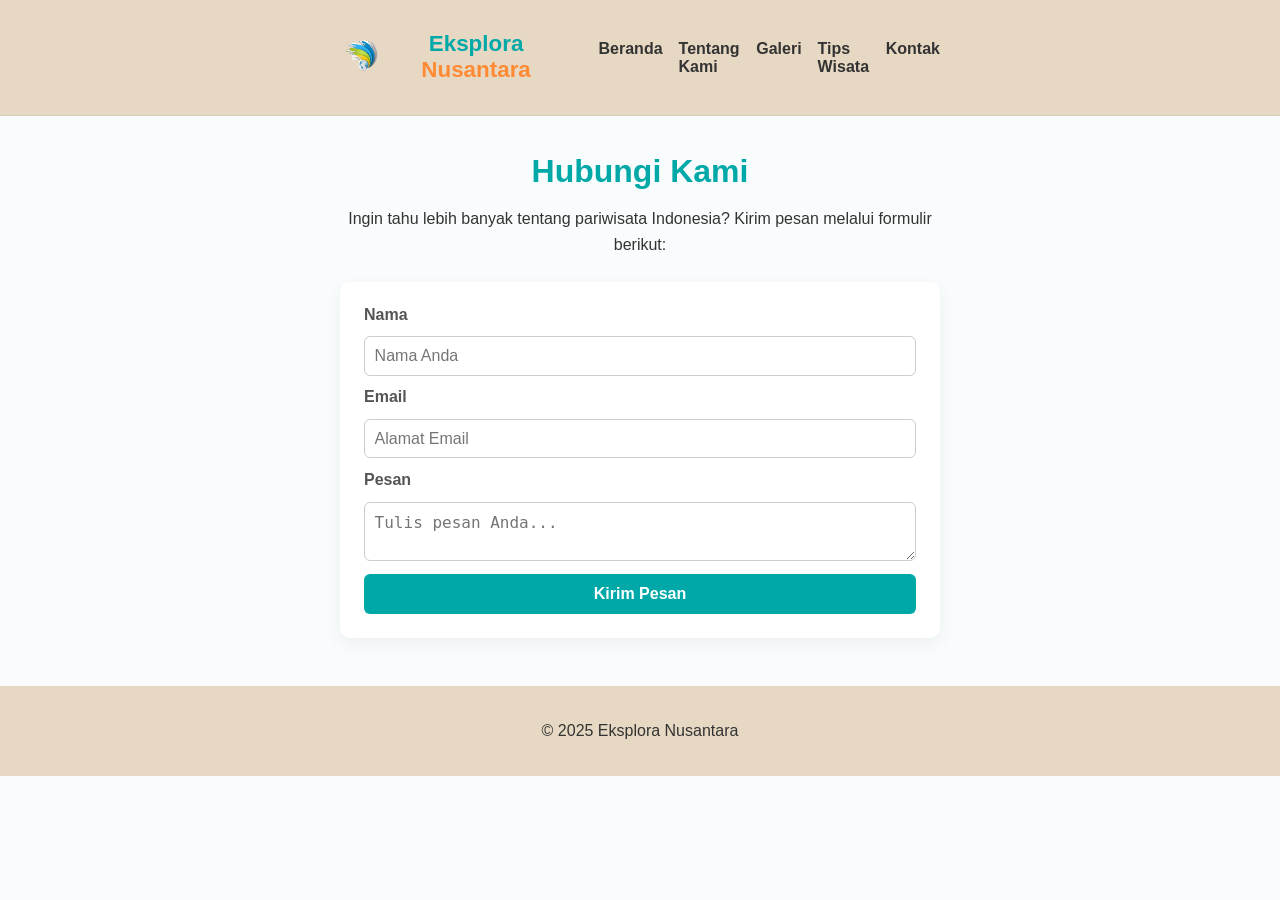
<file: Kontak.html>
<!doctype html>
<html lang="id">
<head>
  <meta charset="utf-8">
  <meta name="viewport" content="width=device-width,initial-scale=1">
  <title>Kontak — Eksplora Nusantara</title>
  <link rel="stylesheet" href="css kontak.css">
  <link rel="icon" type="image/x-icon" href="logo eksploranusantara.png">
</head>
<body>
  <header class="site-header">
    <div class="container header-flex">
      <div class="brand">
        <img src="logo eksploranusantara.png" alt="Logo" class="logo-img">
        <h1 class="logo-text">Eksplora <span>Nusantara</span></h1>
      </div>
      <nav class="main-nav">
        <ul class="nav">
          <li><a href="index.html">Beranda</a></li>
          <li><a href="tentangkami.html">Tentang Kami</a></li>
          <li><a href="gallery.html">Galeri</a></li>
          <li><a href="tipswisata.html">Tips Wisata</a></li>
          <li><a href="Kontak.html">Kontak</a></li>
        </ul>
      </nav>
    </div>
  </header>

  <main class="container">
    <h1>Hubungi Kami</h1>
    <p>Ingin tahu lebih banyak tentang pariwisata Indonesia? Kirim pesan melalui formulir berikut:</p>

    <form class="contact-form">
      <label>Nama</label>
      <input type="text" placeholder="Nama Anda">
      <label>Email</label>
      <input type="email" placeholder="Alamat Email">
      <label>Pesan</label>
      <textarea placeholder="Tulis pesan Anda..."></textarea>
      <button type="submit">Kirim Pesan</button>
    </form>
  </main>

  <footer class="site-footer">
    <p>&copy; 2025 Eksplora Nusantara</p>
  </footer>
</body>
</html>
</file>
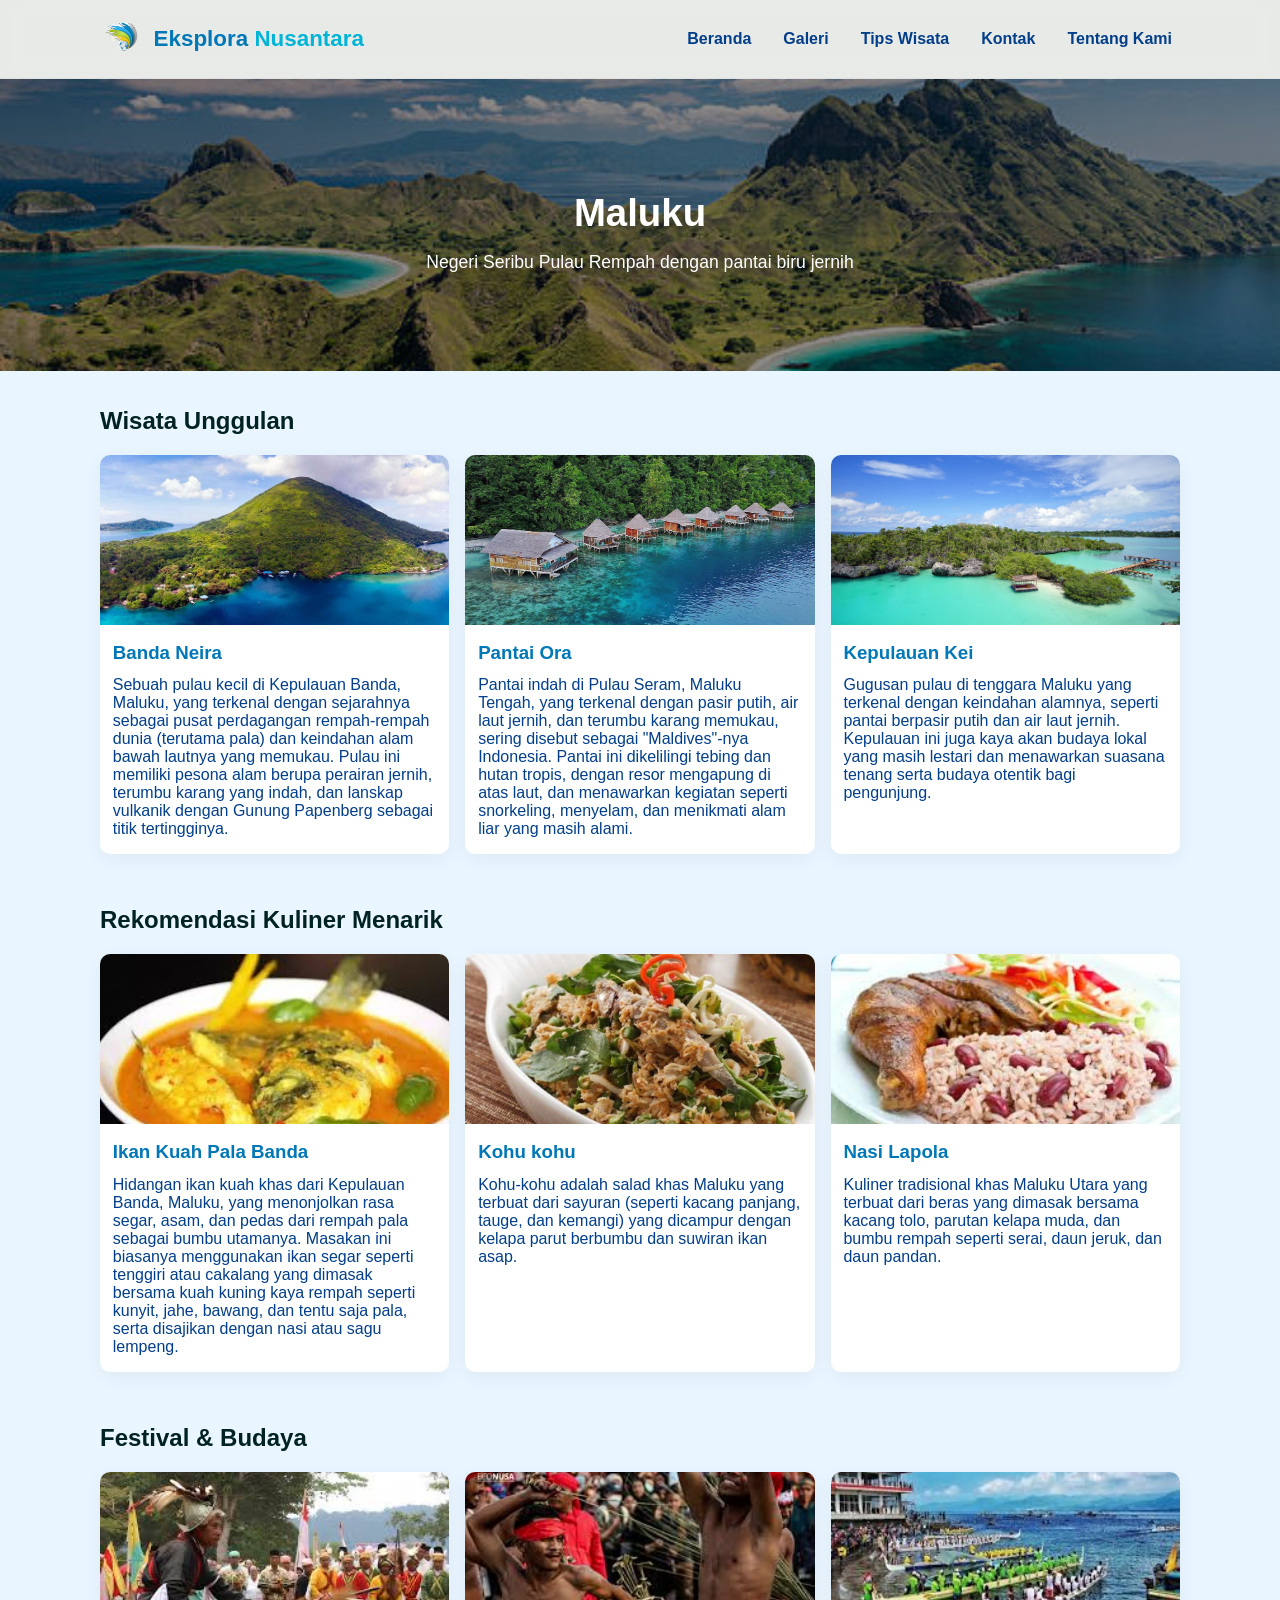
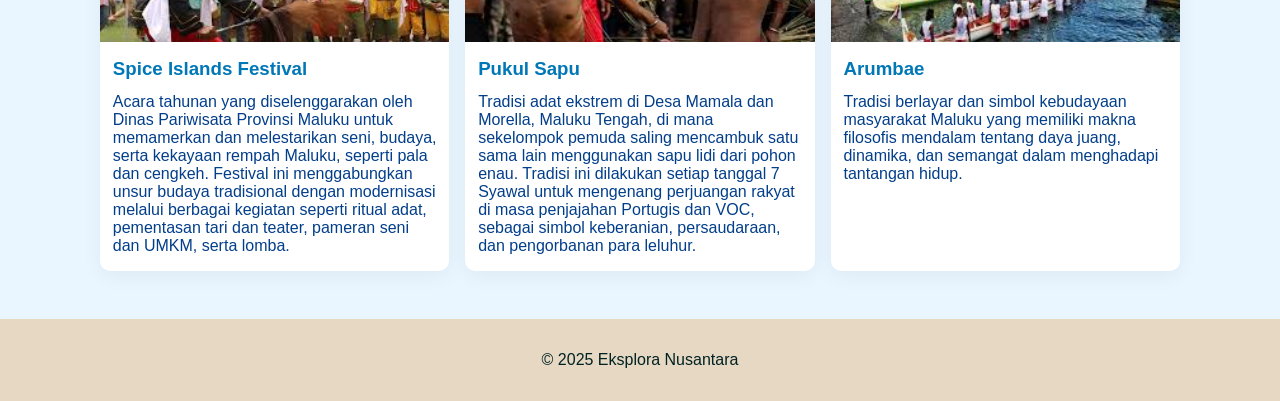
<file: maluku.html>
<!doctype html>
<html lang="id">
<head>
  <meta charset="utf-8" />
  <meta name="viewport" content="width=device-width,initial-scale=1" />
  <title>NTT — Eksplora Nusantara</title>
  <link rel="stylesheet" href="css maluku.css">
</head>
<body>
  <header class="header">
    <div class="container header-flex">
      <div class="brand">
        <img src="logo eksploranusantara.png" alt="Logo Eksplora Nusantara" class="logo-img">
        <h1 class="logo-text">Eksplora <span>Nusantara</span></h1>
      </div>
      <nav class="main-nav">
        <ul class="nav">
          <li><a href="index.html">Beranda</a></li>
          <li><a href="gallery.html">Galeri</a></li>
          <li><a href="tipswisata.html">Tips Wisata</a></li>
          <li><a href="Kontak.html">Kontak</a></li>
          <li><a href="tentangkami.html">Tentang Kami</a></li>
        </ul>
      </nav>
    </div>
  </header>

  <main>
    <section class="hero">
      <h1>Maluku</h1>
      <p>Negeri Seribu Pulau Rempah dengan pantai biru jernih</p>
    </section>

    <section class="content container">
      <h2>Wisata Unggulan</h2>
      <div class="cards">
        <article class="card">
          <img src="banda neira.jpg" alt="Komodo">
          <h3>Banda Neira</h3>
        <p>Sebuah pulau kecil di Kepulauan Banda, Maluku, yang terkenal dengan sejarahnya sebagai pusat perdagangan rempah-rempah dunia (terutama pala) dan keindahan alam bawah lautnya yang memukau. Pulau ini memiliki pesona alam berupa perairan jernih, terumbu karang yang indah, dan lanskap vulkanik dengan Gunung Papenberg sebagai titik tertingginya. </p>
        </article>
        <article class="card">
          <img src="pantai ora.jpg" alt="Pink Beach">
          <h3>Pantai Ora</h3>
          <p>Pantai indah di Pulau Seram, Maluku Tengah, yang terkenal dengan pasir putih, air laut jernih, dan terumbu karang memukau, sering disebut sebagai "Maldives"-nya Indonesia. Pantai ini dikelilingi tebing dan hutan tropis, dengan resor mengapung di atas laut, dan menawarkan kegiatan seperti snorkeling, menyelam, dan menikmati alam liar yang masih alami. </p>
        </article>
        <article class="card">
          <img src="kepualauan kei.jpg" alt="Sumba">
          <h3>Kepulauan Kei</h3>
          <p>Gugusan pulau di tenggara Maluku yang terkenal dengan keindahan alamnya, seperti pantai berpasir putih dan air laut jernih. Kepulauan ini juga kaya akan budaya lokal yang masih lestari dan menawarkan suasana tenang serta budaya otentik bagi pengunjung. </p>
        </article>
      </div>
    </section>

    <section class="content container">
      <h2>Rekomendasi Kuliner Menarik</h2>
      <div class="cards">
        <article class="card">
          <img src="ikan kuah banda.jpg" alt="Ikan kuah banda">
          <h3>Ikan Kuah Pala Banda</h3>
          <p> Hidangan ikan kuah khas dari Kepulauan Banda, Maluku, yang menonjolkan rasa segar, asam, dan pedas dari rempah pala sebagai bumbu utamanya. Masakan ini biasanya menggunakan ikan segar seperti tenggiri atau cakalang yang dimasak bersama kuah kuning kaya rempah seperti kunyit, jahe, bawang, dan tentu saja pala, serta disajikan dengan nasi atau sagu lempeng.</p>
        </article>
        <article class="card">
          <img src="kohu kohu.jpeg" alt="kohu kohu">
          <h3>Kohu kohu</h3>
          <p>Kohu-kohu adalah salad khas Maluku yang terbuat dari sayuran (seperti kacang panjang, tauge, dan kemangi) yang dicampur dengan kelapa parut berbumbu dan suwiran ikan asap.</p>
        </article>
        <article class="card">
          <img src="nasi lapola.jpg" alt="nasi lapola">
          <h3>Nasi Lapola</h3>
          <p>Kuliner tradisional khas Maluku Utara yang terbuat dari beras yang dimasak bersama kacang tolo, parutan kelapa muda, dan bumbu rempah seperti serai, daun jeruk, dan daun pandan. </p>
        </article>
    </section>

    <section class="content container">
      <h2>Festival & Budaya</h2>
      <div class="cards">
        <article class="card">
          <img src="spice islands festival.jpg" alt="festival">
          <h3>Spice Islands Festival</h3>
          <p>Acara tahunan yang diselenggarakan oleh Dinas Pariwisata Provinsi Maluku untuk memamerkan dan melestarikan seni, budaya, serta kekayaan rempah Maluku, seperti pala dan cengkeh. Festival ini menggabungkan unsur budaya tradisional dengan modernisasi melalui berbagai kegiatan seperti ritual adat, pementasan tari dan teater, pameran seni dan UMKM, serta lomba. </p>
        </article>
        <article class="card">
          <img src="pukul sapu.jpg" alt="pukul sapu">
          <h3>Pukul Sapu</h3>
          <p>Tradisi adat ekstrem di Desa Mamala dan Morella, Maluku Tengah, di mana sekelompok pemuda saling mencambuk satu sama lain menggunakan sapu lidi dari pohon enau. Tradisi ini dilakukan setiap tanggal 7 Syawal untuk mengenang perjuangan rakyat di masa penjajahan Portugis dan VOC, sebagai simbol keberanian, persaudaraan, dan pengorbanan para leluhur. </p>
        </article>
        <article class="card">
          <img src="arumbae.jpg" alt="Arumbae">
          <h3>Arumbae</h3>
          <p>Tradisi berlayar dan simbol kebudayaan masyarakat Maluku yang memiliki makna filosofis mendalam tentang daya juang, dinamika, dan semangat dalam menghadapi tantangan hidup. </p>
        </article>
    </section>
  </main>

  <footer class="site-footer">
    <p>&copy; 2025 Eksplora Nusantara</p>
  </footer>
</body>
</html>
</file>
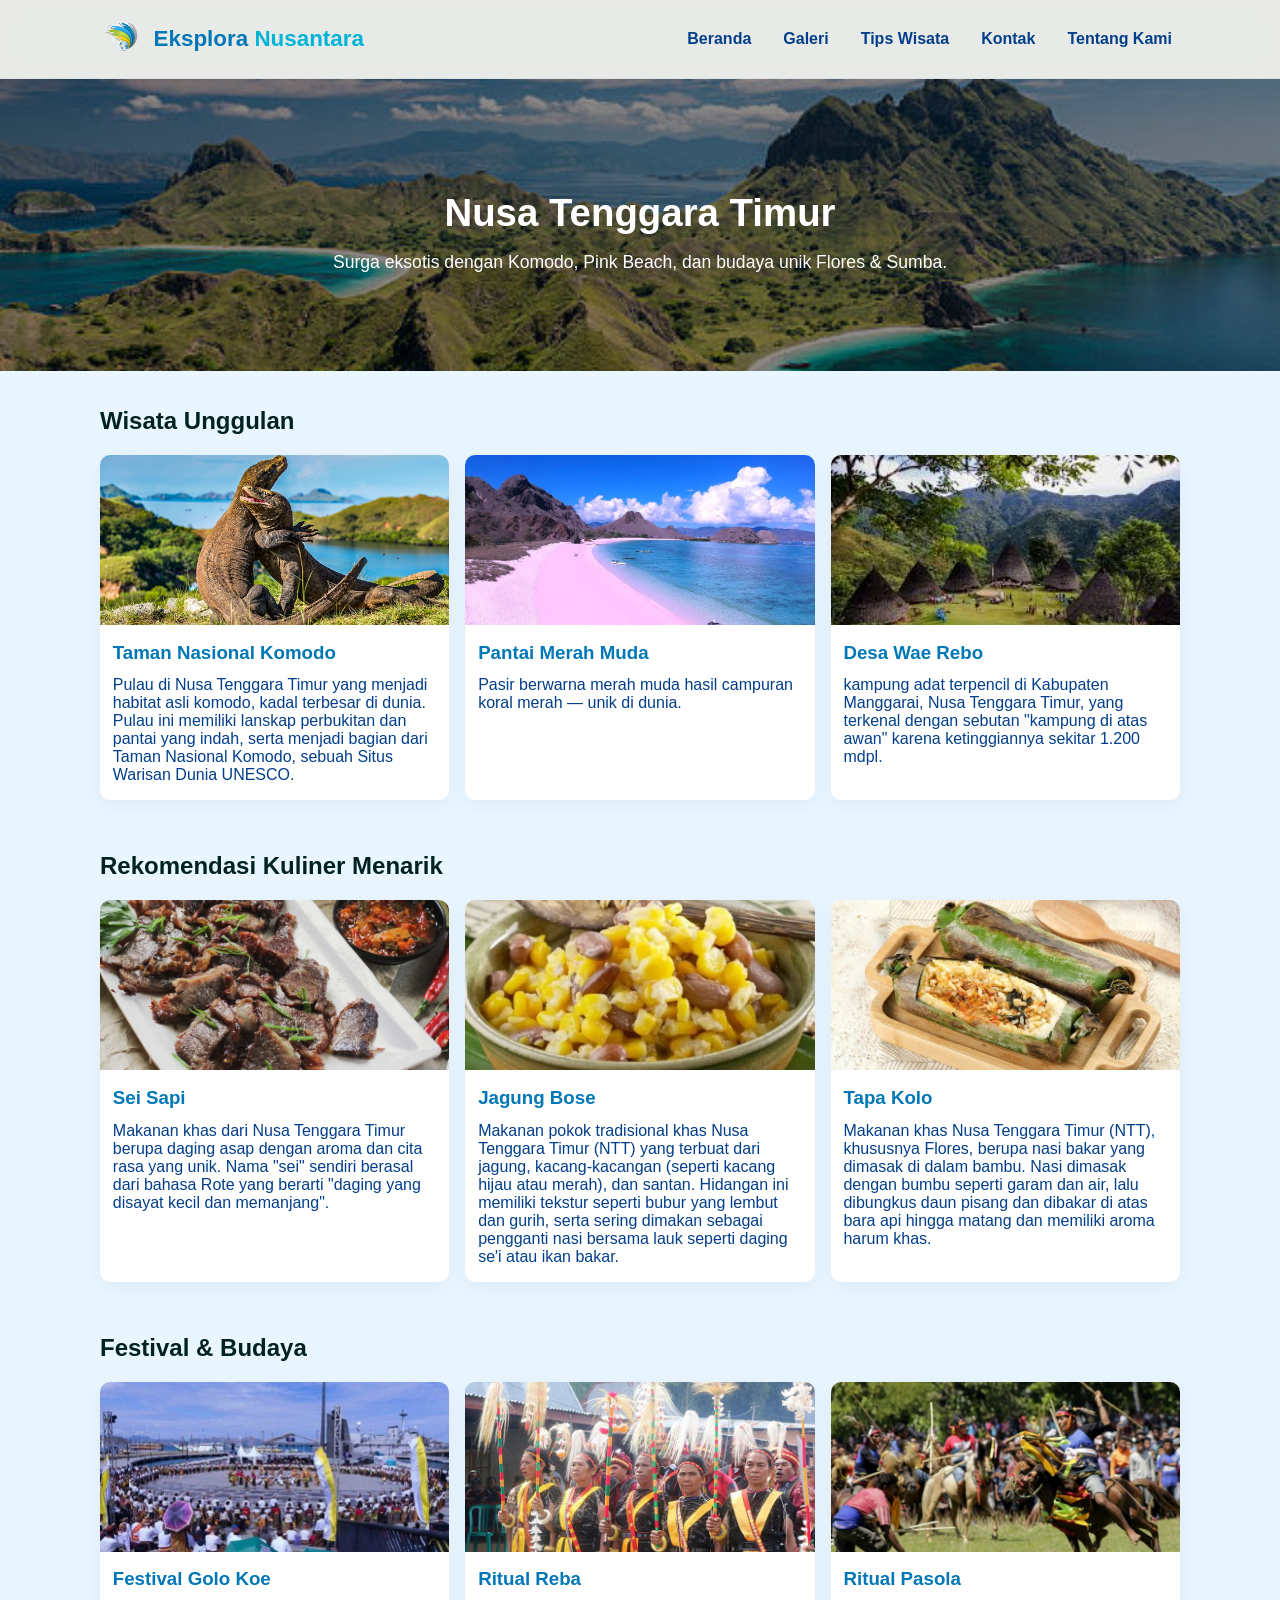
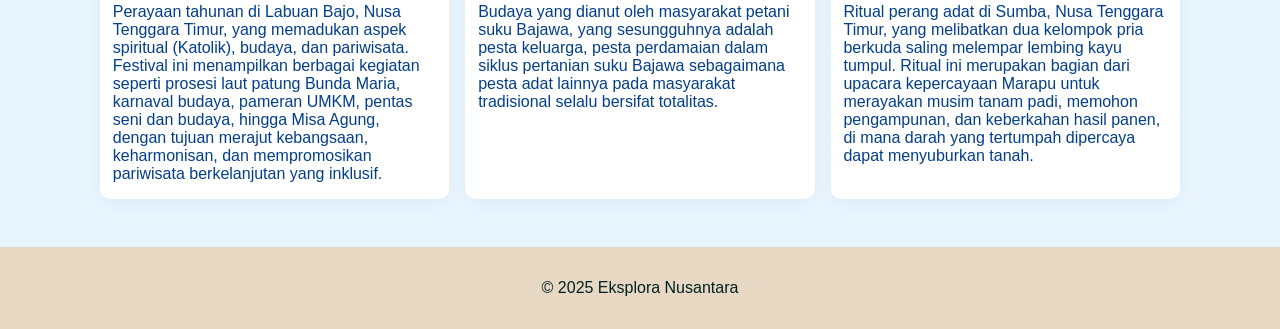
<file: NTT(NusaTenggaraTimur).html>
<!doctype html>
<html lang="id">
<head>
  <meta charset="utf-8" />
  <meta name="viewport" content="width=device-width,initial-scale=1" />
  <title>NTT — Eksplora Nusantara</title>
  <link rel="stylesheet" href="css ntt.css">
  <link rel="icon" type="image/x-icon" href="logo eksploranusantara.png">
</head>
<body>
  <header class="header">
    <div class="container header-flex">
      <div class="brand">
        <img src="logo eksploranusantara.png" alt="Logo Eksplora Nusantara" class="logo-img">
        <h1 class="logo-text">Eksplora <span>Nusantara</span></h1>
      </div>
      <nav class="main-nav">
        <ul class="nav">
          <li><a href="index.html">Beranda</a></li>
          <li><a href="gallery.html">Galeri</a></li>
          <li><a href="tipswisata.html">Tips Wisata</a></li>
          <li><a href="Kontak.html">Kontak</a></li>
          <li><a href="tentangkami.html">Tentang Kami</a></li>
        </ul>
      </nav>
    </div>
  </header>

  <main>
    <section class="hero">
      <h1>Nusa Tenggara Timur</h1>
      <p>Surga eksotis dengan Komodo, Pink Beach, dan budaya unik Flores & Sumba.</p>
    </section>

    <section class="content container">
      <h2>Wisata Unggulan</h2>
      <div class="cards">
        <article class="card">
          <img src="pulau komodo.jpg" alt="Komodo">
          <h3>Taman Nasional Komodo</h3>
          <p>Pulau di Nusa Tenggara Timur yang menjadi habitat asli komodo, kadal terbesar di dunia. Pulau ini memiliki lanskap perbukitan dan pantai yang indah, serta menjadi bagian dari Taman Nasional Komodo, sebuah Situs Warisan Dunia UNESCO.</p>
        </article>
        <article class="card">
          <img src="pink beach.jpg" alt="Pink Beach">
          <h3>Pantai Merah Muda</h3>
          <p>Pasir berwarna merah muda hasil campuran koral merah — unik di dunia.</p>
        </article>
        <article class="card">
          <img src="desa wae rebo.jpg" alt="Sumba">
          <h3>Desa Wae Rebo</h3>
          <p>kampung adat terpencil di Kabupaten Manggarai, Nusa Tenggara Timur, yang terkenal dengan sebutan "kampung di atas awan" karena ketinggiannya sekitar 1.200 mdpl.</p>
        </article>
      </div>
    </section>

    <section class="content container">
      <h2>Rekomendasi Kuliner Menarik</h2>
      <div class="cards">
        <article class="card">
          <img src="sei.jpg" alt="Sei">
          <h3>Sei Sapi</h3>
          <p> Makanan khas dari Nusa Tenggara Timur berupa daging asap dengan aroma dan cita rasa yang unik. Nama "sei" sendiri berasal dari bahasa Rote yang berarti "daging yang disayat kecil dan memanjang". </p>
        </article>
        <article class="card">
          <img src="jagung bose.jpg" alt="Jagung Bose">
          <h3>Jagung Bose</h3>
          <p>Makanan pokok tradisional khas Nusa Tenggara Timur (NTT) yang terbuat dari jagung, kacang-kacangan (seperti kacang hijau atau merah), dan santan. Hidangan ini memiliki tekstur seperti bubur yang lembut dan gurih, serta sering dimakan sebagai pengganti nasi bersama lauk seperti daging se'i atau ikan bakar. </p>
        </article>
        <article class="card">
          <img src="tapa kolo.jpg" alt="Tapa Kolo">
          <h3>Tapa Kolo</h3>
          <p>Makanan khas Nusa Tenggara Timur (NTT), khususnya Flores, berupa nasi bakar yang dimasak di dalam bambu. Nasi dimasak dengan bumbu seperti garam dan air, lalu dibungkus daun pisang dan dibakar di atas bara api hingga matang dan memiliki aroma harum khas.</p>
        </article>
    </section>

    <section class="content container">
      <h2>Festival & Budaya</h2>
      <div class="cards">
        <article class="card">
          <img src="festival golo koe.jpg" alt="Golo Koe">
          <h3>Festival Golo Koe</h3>
          <p> Perayaan tahunan di Labuan Bajo, Nusa Tenggara Timur, yang memadukan aspek spiritual (Katolik), budaya, dan pariwisata. Festival ini menampilkan berbagai kegiatan seperti prosesi laut patung Bunda Maria, karnaval budaya, pameran UMKM, pentas seni dan budaya, hingga Misa Agung, dengan tujuan merajut kebangsaan, keharmonisan, dan mempromosikan pariwisata berkelanjutan yang inklusif.  </p>
        </article>
        <article class="card">
          <img src="reba.jpg" alt="Reba">
          <h3>Ritual Reba</h3>
          <p>Budaya yang dianut oleh masyarakat petani suku Bajawa, yang sesungguhnya adalah pesta keluarga, pesta perdamaian dalam siklus pertanian suku Bajawa sebagaimana pesta adat lainnya pada masyarakat tradisional selalu bersifat totalitas.</p>
        </article>
        <article class="card">
          <img src="ritual pasola.jpg" alt="Ritual Pasola">
          <h3>Ritual Pasola</h3>
          <p>Ritual perang adat di Sumba, Nusa Tenggara Timur, yang melibatkan dua kelompok pria berkuda saling melempar lembing kayu tumpul. Ritual ini merupakan bagian dari upacara kepercayaan Marapu untuk merayakan musim tanam padi, memohon pengampunan, dan keberkahan hasil panen, di mana darah yang tertumpah dipercaya dapat menyuburkan tanah.</p>
        </article>
    </section>
  </main>

  <footer class="site-footer">
    <p>&copy; 2025 Eksplora Nusantara</p>
  </footer>
</body>
</html>
</file>
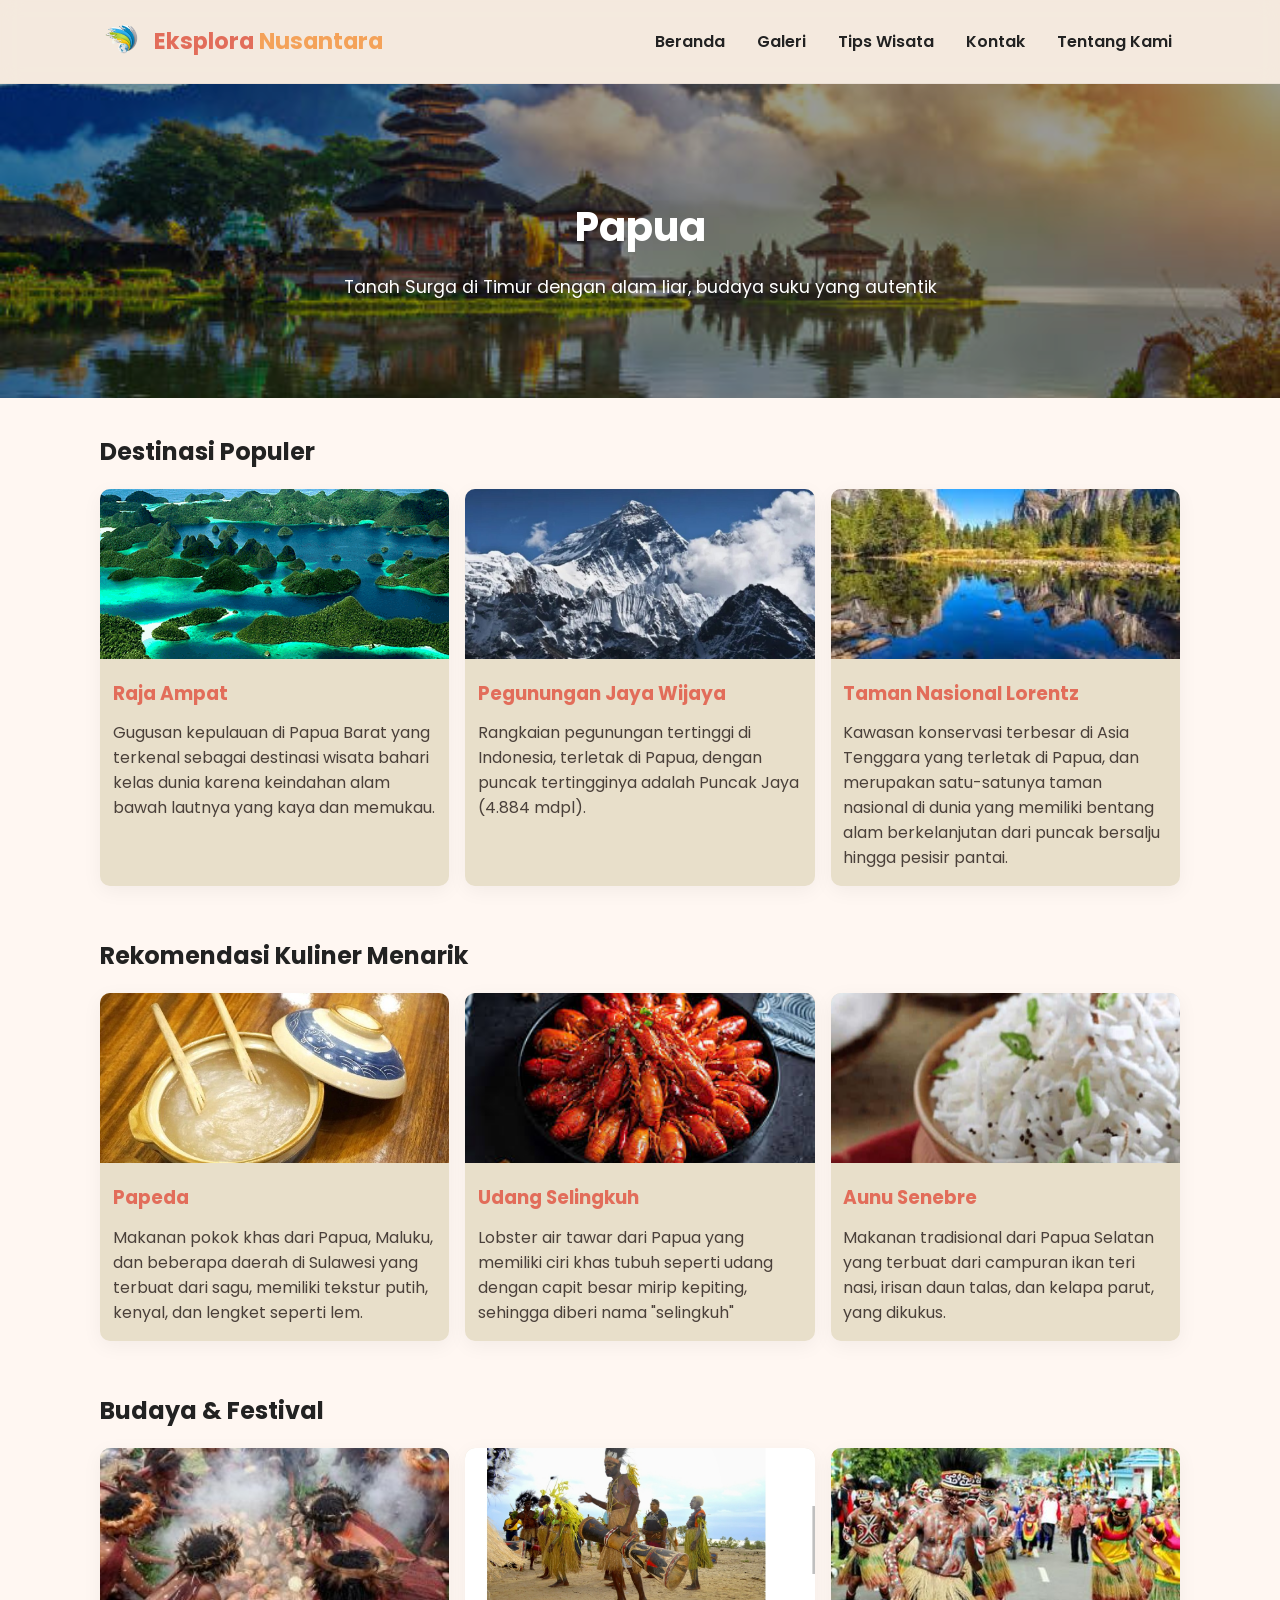
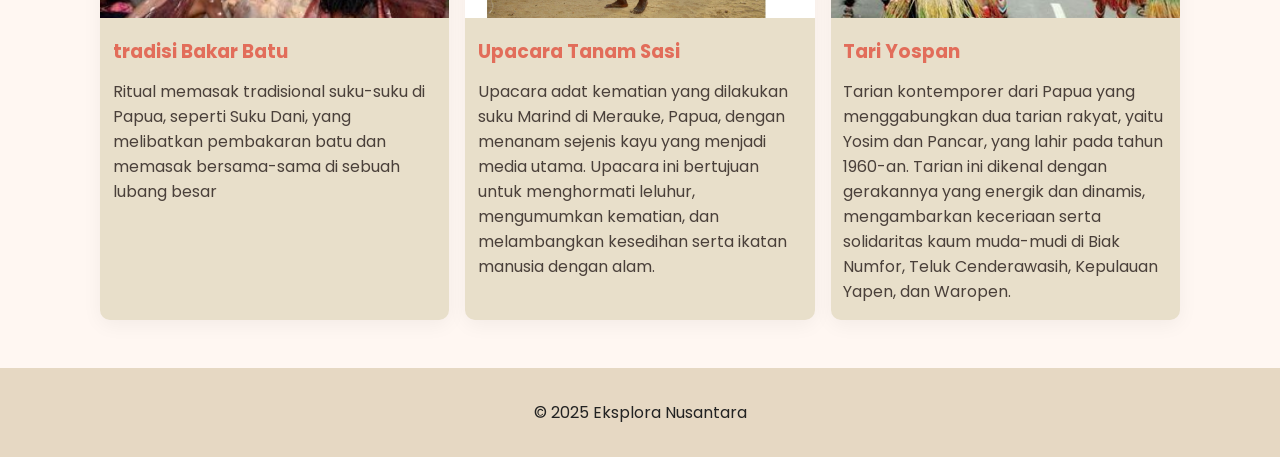
<file: papua.html>
<!doctype html>
<html lang="id">
<head>
  <meta charset="utf-8" />
  <meta name="viewport" content="width=device-width,initial-scale=1" />
  <title>Papua — Eksplora Nusantara</title>
  <link rel="stylesheet" href="css papua.css">
</head>
<body>
  <header class="header">
    <div class="container header-flex">
      <div class="brand">
        <img src="logo eksploranusantara.png" alt="Logo Eksplora Nusantara" class="logo-img">
        <h1 class="logo-text">Eksplora <span>Nusantara</span></h1>
      </div>
      <nav class="main-nav">
        <ul class="nav">
          <li><a href="index.html">Beranda</a></li>
          <li><a href="gallery.html">Galeri</a></li>
          <li><a href="tipswisata.html">Tips Wisata</a></li>
          <li><a href="Kontak.html">Kontak</a></li>
          <li><a href="tentangkami.html">Tentang Kami</a></li>
        </ul>
      </nav>
    </div>
  </header>

  <main>
    <section class="hero">
      <h1>Papua</h1>
      <p>Tanah Surga di Timur dengan alam liar, budaya suku yang autentik</p>
    </section>

    <section class="content container">
      <h2>Destinasi Populer</h2>
      <div class="cards">
        <article class="card">
          <img src="raja ampat.png" alt="raja ampat">
          <h3>Raja Ampat</h3>
          <p>Gugusan kepulauan di Papua Barat yang terkenal sebagai destinasi wisata bahari kelas dunia karena keindahan alam bawah lautnya yang kaya dan memukau.  </p>
        </article>
        <article class="card">
          <img src="jaya wijaya.jpg" alt="gunung jaya wijaya">
          <h3>Pegunungan Jaya Wijaya</h3>
          <p>Rangkaian pegunungan tertinggi di Indonesia, terletak di Papua, dengan puncak tertingginya adalah Puncak Jaya (4.884 mdpl).</p>
        </article>
        <article class="card">
          <img src="taman nasional lorentz.jpg" alt="taman nasoinal">
          <h3>Taman Nasional Lorentz</h3>
          <p>Kawasan konservasi terbesar di Asia Tenggara yang terletak di Papua, dan merupakan satu-satunya taman nasional di dunia yang memiliki bentang alam berkelanjutan dari puncak bersalju hingga pesisir pantai.</p>
        </article>
      </div>
    </section>

    <section class="content container">
      <h2>Rekomendasi Kuliner Menarik</h2>
      <div class="cards">
        <article class="card">
          <img src="papeda.jpeg" alt="papeda">
          <h3>Papeda</h3>
          <p>Makanan pokok khas dari Papua, Maluku, dan beberapa daerah di Sulawesi yang terbuat dari sagu, memiliki tekstur putih, kenyal, dan lengket seperti lem.</p>
        </article>
        <article class="card">
          <img src="udang selingkuh.jpg" alt="udang selingkuh">
          <h3>Udang Selingkuh</h3>
          <p>Lobster air tawar dari Papua yang memiliki ciri khas tubuh seperti udang dengan capit besar mirip kepiting, sehingga diberi nama "selingkuh"</p>
        </article>
        <article class="card">
          <img src="Aunu-Senebre.jpg" alt="aunu">
          <h3>Aunu Senebre</h3>
          <p>Makanan tradisional dari Papua Selatan yang terbuat dari campuran ikan teri nasi, irisan daun talas, dan kelapa parut, yang dikukus.</p>
        </article>
    </section>

    <section class="content container">
      <h2>Budaya & Festival</h2>
      <div class="cards">
        <article class="card">
          <img src="bakar batu.jpg" alt="bakar batu">
          <h3>tradisi Bakar Batu</h3>
          <p> Ritual memasak tradisional suku-suku di Papua, seperti Suku Dani, yang melibatkan pembakaran batu dan memasak bersama-sama di sebuah lubang besar </p>
        </article>
        <article class="card">
          <img src="tanam sasi.jpg" alt="tanam sasi">
          <h3>Upacara Tanam Sasi</h3>
          <p>Upacara adat kematian yang dilakukan suku Marind di Merauke, Papua, dengan menanam sejenis kayu yang menjadi media utama. Upacara ini bertujuan untuk menghormati leluhur, mengumumkan kematian, dan melambangkan kesedihan serta ikatan manusia dengan alam. </p>
        </article>
        <article class="card">
          <img src="tari yospan.jpg" alt="tari yospan">
          <h3>Tari Yospan</h3>
          <p>Tarian kontemporer dari Papua yang menggabungkan dua tarian rakyat, yaitu Yosim dan Pancar, yang lahir pada tahun 1960-an. Tarian ini dikenal dengan gerakannya yang energik dan dinamis, mengambarkan keceriaan serta solidaritas kaum muda-mudi di Biak Numfor, Teluk Cenderawasih, Kepulauan Yapen, dan Waropen. </p>
        </article>
    </section>
  </main>

  <footer class="site-footer">
    <p>&copy; 2025 Eksplora Nusantara</p>
  </footer>
</body>
</html>
</file>
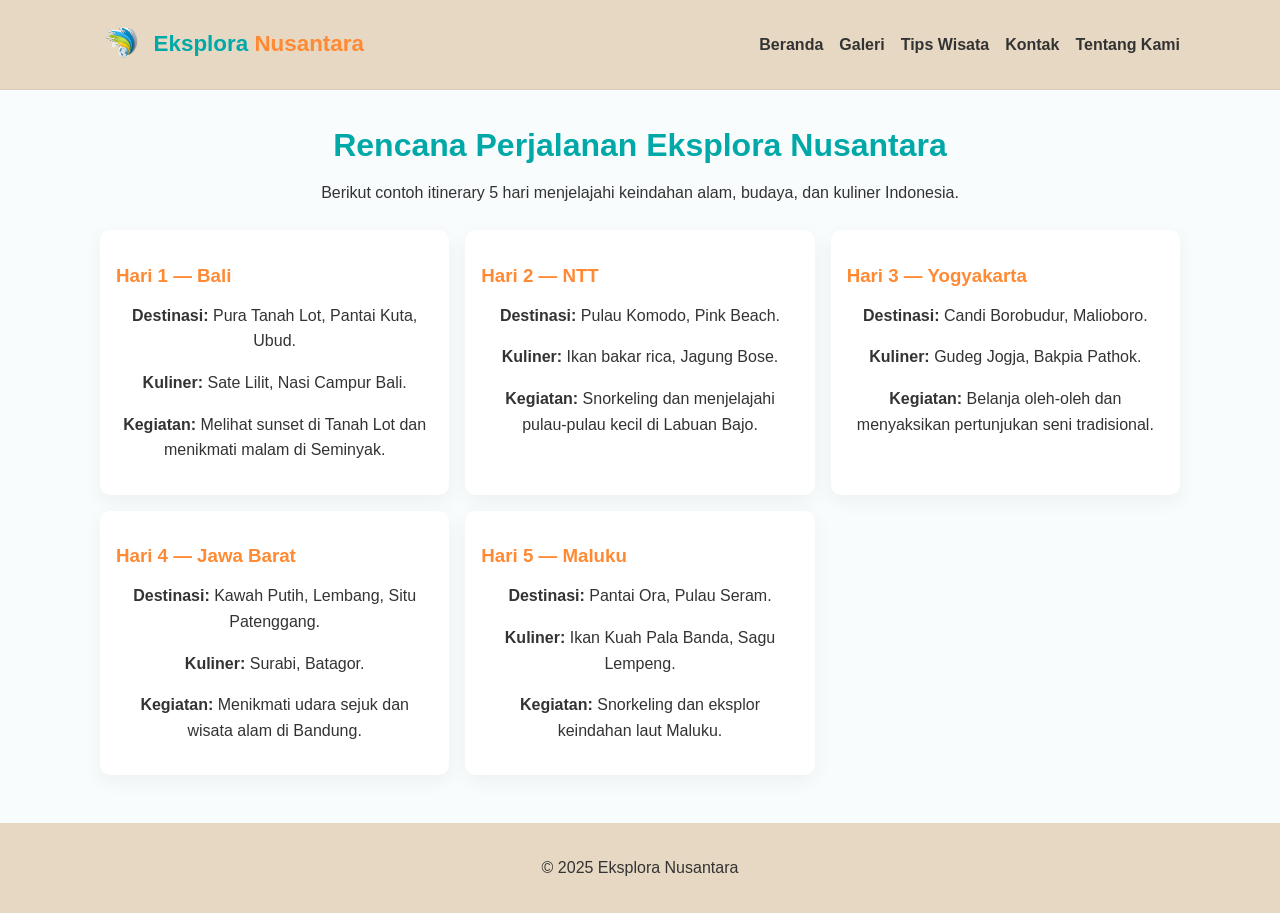
<file: rencana_perjalanan.html>
<!doctype html>
<html lang="id">
<head>
  <meta charset="utf-8">
  <meta name="viewport" content="width=device-width,initial-scale=1">
  <title>Rencana Perjalanan — Eksplora Nusantara</title>
  <link rel="stylesheet" href="css rencana perjalanan.css">
  <link rel="icon" type="image/x-icon" href="logo eksploranusantara.png">
</head>
<body>
  <header class="site-header">
    <div class="container header-flex">
      <div class="brand">
        <img src="logo eksploranusantara.png" alt="Logo Eksplora Nusantara" class="logo-img">
        <h1 class="logo-text">Eksplora <span>Nusantara</span></h1>
      </div>
      <nav class="main-nav">
        <ul class="nav">
          <li><a href="index.html">Beranda</a></li>
          <li><a href="gallery.html">Galeri</a></li>
          <li><a href="tipswisata.html">Tips Wisata</a></li>
          <li><a href="Kontak.html">Kontak</a></li>
          <li><a href="tentangkami.html">Tentang Kami</a></li>
        </ul>
      </nav>
    </div>
  </header>

  <main class="container">
    <h1>Rencana Perjalanan Eksplora Nusantara</h1>
    <p>Berikut contoh itinerary 5 hari menjelajahi keindahan alam, budaya, dan kuliner Indonesia.</p>

    <section class="itinerary-grid">
      <div class="itinerary-card">
        <h3>Hari 1 — Bali</h3>
        <p><strong>Destinasi:</strong> Pura Tanah Lot, Pantai Kuta, Ubud.</p>
        <p><strong>Kuliner:</strong> Sate Lilit, Nasi Campur Bali.</p>
        <p><strong>Kegiatan:</strong> Melihat sunset di Tanah Lot dan menikmati malam di Seminyak.</p>
      </div>

      <div class="itinerary-card">
        <h3>Hari 2 — NTT</h3>
        <p><strong>Destinasi:</strong> Pulau Komodo, Pink Beach.</p>
        <p><strong>Kuliner:</strong> Ikan bakar rica, Jagung Bose.</p>
        <p><strong>Kegiatan:</strong> Snorkeling dan menjelajahi pulau-pulau kecil di Labuan Bajo.</p>
      </div>

      <div class="itinerary-card">
        <h3>Hari 3 — Yogyakarta</h3>
        <p><strong>Destinasi:</strong> Candi Borobudur, Malioboro.</p>
        <p><strong>Kuliner:</strong> Gudeg Jogja, Bakpia Pathok.</p>
        <p><strong>Kegiatan:</strong> Belanja oleh-oleh dan menyaksikan pertunjukan seni tradisional.</p>
      </div>

      <div class="itinerary-card">
        <h3>Hari 4 — Jawa Barat</h3>
        <p><strong>Destinasi:</strong> Kawah Putih, Lembang, Situ Patenggang.</p>
        <p><strong>Kuliner:</strong> Surabi, Batagor.</p>
        <p><strong>Kegiatan:</strong> Menikmati udara sejuk dan wisata alam di Bandung.</p>
      </div>

      <div class="itinerary-card">
        <h3>Hari 5 — Maluku</h3>
        <p><strong>Destinasi:</strong> Pantai Ora, Pulau Seram.</p>
        <p><strong>Kuliner:</strong> Ikan Kuah Pala Banda, Sagu Lempeng.</p>
        <p><strong>Kegiatan:</strong> Snorkeling dan eksplor keindahan laut Maluku.</p>
      </div>
    </section>
  </main>

  <footer class="site-footer">
    <p>&copy; 2025 Eksplora Nusantara</p>
  </footer>
</body>
</html>
</file>
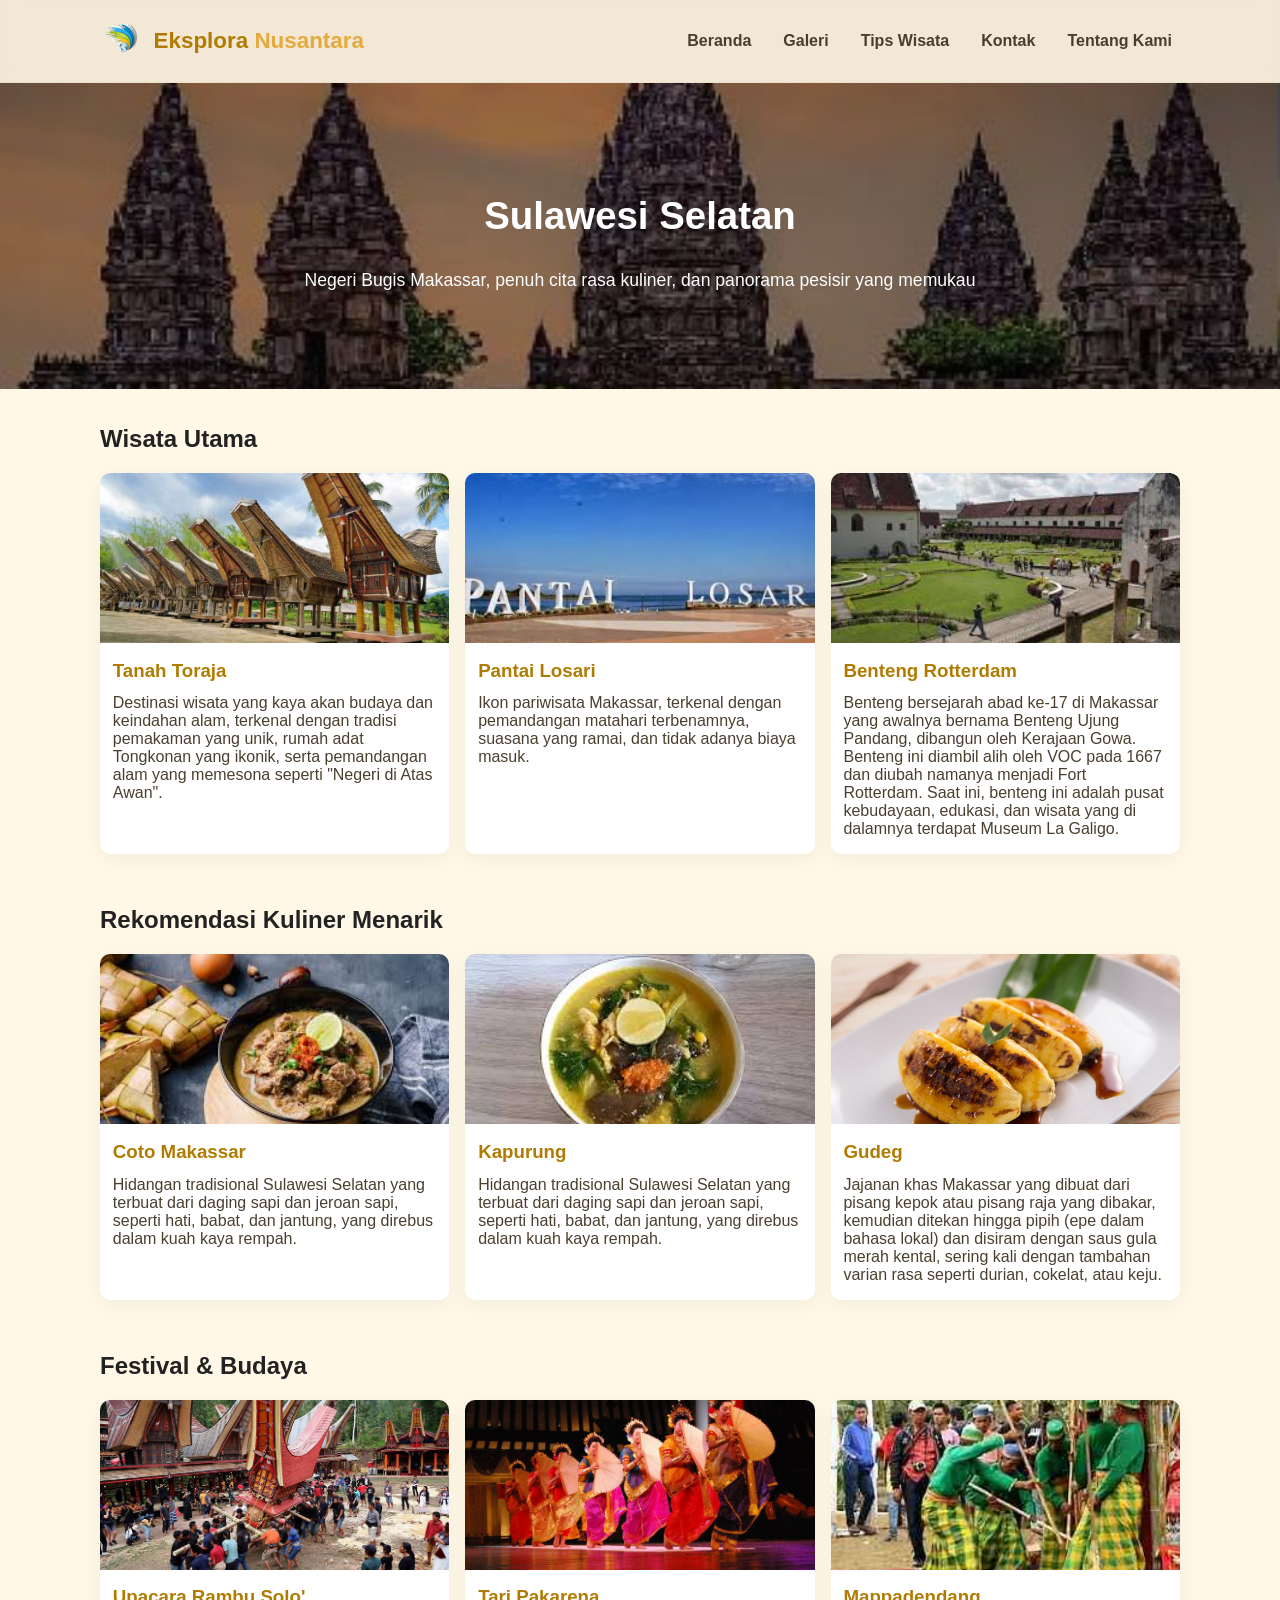
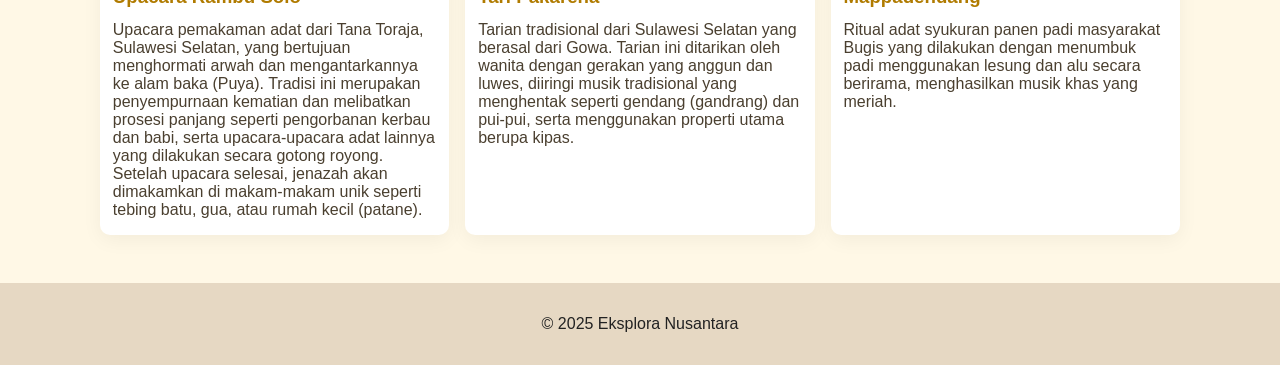
<file: sulsel.html>
<!doctype html>
<html lang="id">
<head>
  <meta charset="utf-8">
  <meta name="viewport" content="width=device-width,initial-scale=1">
  <title>Sulawesi Selatan — Eksplora Nusantara</title>
  <link rel="stylesheet" href="css sulsel.css">
  <link rel="icon" type="image/x-icon" href="logo eksploranusantara.png">
</head>
<body>
  <header class="header">
    <div class="container header-flex">
      <div class="brand">
        <img src="logo eksploranusantara.png" alt="Logo Eksplora Nusantara" class="logo-img">
        <h1 class="logo-text">Eksplora <span>Nusantara</span></h1>
      </div>
      <nav class="main-nav">
        <ul class="nav">
          <li><a href="index.html">Beranda</a></li>
          <li><a href="gallery.html">Galeri</a></li>
          <li><a href="tipswisata.html">Tips Wisata</a></li>
          <li><a href="Kontak.html">Kontak</a></li>
          <li><a href="tentangkami.html">Tentang Kami</a></li>
        </ul>
      </nav>
    </div>
  </header>

  <main>
    <section class="hero">
      <h1>Sulawesi Selatan</h1>
      <p>Negeri Bugis Makassar, penuh cita rasa kuliner, dan panorama pesisir yang memukau</p>
    </section>

    <section class="content container">
      <h2>Wisata Utama</h2>
      <div class="cards">
        <article class="card">
          <img src="tana toraja.jpg" alt="tanah toraja">
          <h3>Tanah Toraja</h3>
          <p>Destinasi wisata yang kaya akan budaya dan keindahan alam, terkenal dengan tradisi pemakaman yang unik, rumah adat Tongkonan yang ikonik, serta pemandangan alam yang memesona seperti "Negeri di Atas Awan". </p>
        </article>
        <article class="card">
          <img src="pantai losari.jpg" alt="Pantai Losari">
          <h3>Pantai Losari</h3>
          <p>Ikon pariwisata Makassar, terkenal dengan pemandangan matahari terbenamnya, suasana yang ramai, dan tidak adanya biaya masuk.</p>
        </article>
        <article class="card">
          <img src="benteng rotterdam.jpg" alt="Benteng">
          <h3>Benteng Rotterdam</h3>
          <p>Benteng bersejarah abad ke-17 di Makassar yang awalnya bernama Benteng Ujung Pandang, dibangun oleh Kerajaan Gowa. Benteng ini diambil alih oleh VOC pada 1667 dan diubah namanya menjadi Fort Rotterdam. Saat ini, benteng ini adalah pusat kebudayaan, edukasi, dan wisata yang di dalamnya terdapat Museum La Galigo. </p>
        </article>
      </div>
    </section>

    <section class="content container">
      <h2>Rekomendasi Kuliner Menarik</h2>
      <div class="cards">
        <article class="card">
          <img src="coto makassar.jpg" alt="coto makassar">
          <h3>Coto Makassar</h3>
          <p>Hidangan tradisional Sulawesi Selatan yang terbuat dari daging sapi dan jeroan sapi, seperti hati, babat, dan jantung, yang direbus dalam kuah kaya rempah.</p>
        </article>
        <article class="card">
          <img src="kapurung.jpg" alt="kapurung">
          <h3>Kapurung</h3>
          <p>Hidangan tradisional Sulawesi Selatan yang terbuat dari daging sapi dan jeroan sapi, seperti hati, babat, dan jantung, yang direbus dalam kuah kaya rempah. </p>
        </article>
        <article class="card">
          <img src="pisang epe.jpeg" alt="pisang epe">
          <h3>Gudeg</h3>
          <p>Jajanan khas Makassar yang dibuat dari pisang kepok atau pisang raja yang dibakar, kemudian ditekan hingga pipih (epe dalam bahasa lokal) dan disiram dengan saus gula merah kental, sering kali dengan tambahan varian rasa seperti durian, cokelat, atau keju.</p>
        </article>
      </div>
    </section>

    <section class="content container">
      <h2>Festival & Budaya</h2>
      <div class="cards">
        <article class="card">
          <img src="rambu solo.jpg" alt="rambu solo">
          <h3>Upacara Rambu Solo'</h3>
          <p> Upacara pemakaman adat dari Tana Toraja, Sulawesi Selatan, yang bertujuan menghormati arwah dan mengantarkannya ke alam baka (Puya). Tradisi ini merupakan penyempurnaan kematian dan melibatkan prosesi panjang seperti pengorbanan kerbau dan babi, serta upacara-upacara adat lainnya yang dilakukan secara gotong royong. Setelah upacara selesai, jenazah akan dimakamkan di makam-makam unik seperti tebing batu, gua, atau rumah kecil (patane). </p>
        </article>
        <article class="card">
          <img src="tari pakarena.png" alt="tari">
          <h3>Tari Pakarena</h3>
          <p>Tarian tradisional dari Sulawesi Selatan yang berasal dari Gowa. Tarian ini ditarikan oleh wanita dengan gerakan yang anggun dan luwes, diiringi musik tradisional yang menghentak seperti gendang (gandrang) dan pui-pui, serta menggunakan properti utama berupa kipas.</p>
        </article>
        <article class="card">
          <img src="mappadendang.jpg" alt="mappadendang">
          <h3>Mappadendang</h3>
          <p> Ritual adat syukuran panen padi masyarakat Bugis yang dilakukan dengan menumbuk padi menggunakan lesung dan alu secara berirama, menghasilkan musik khas yang meriah.</p>
        </article>
      </div>
    </section>
  </main>

  <footer class="site-footer">
    <p>&copy; 2025 Eksplora Nusantara</p>
  </footer>
</body>
</html>
</file>
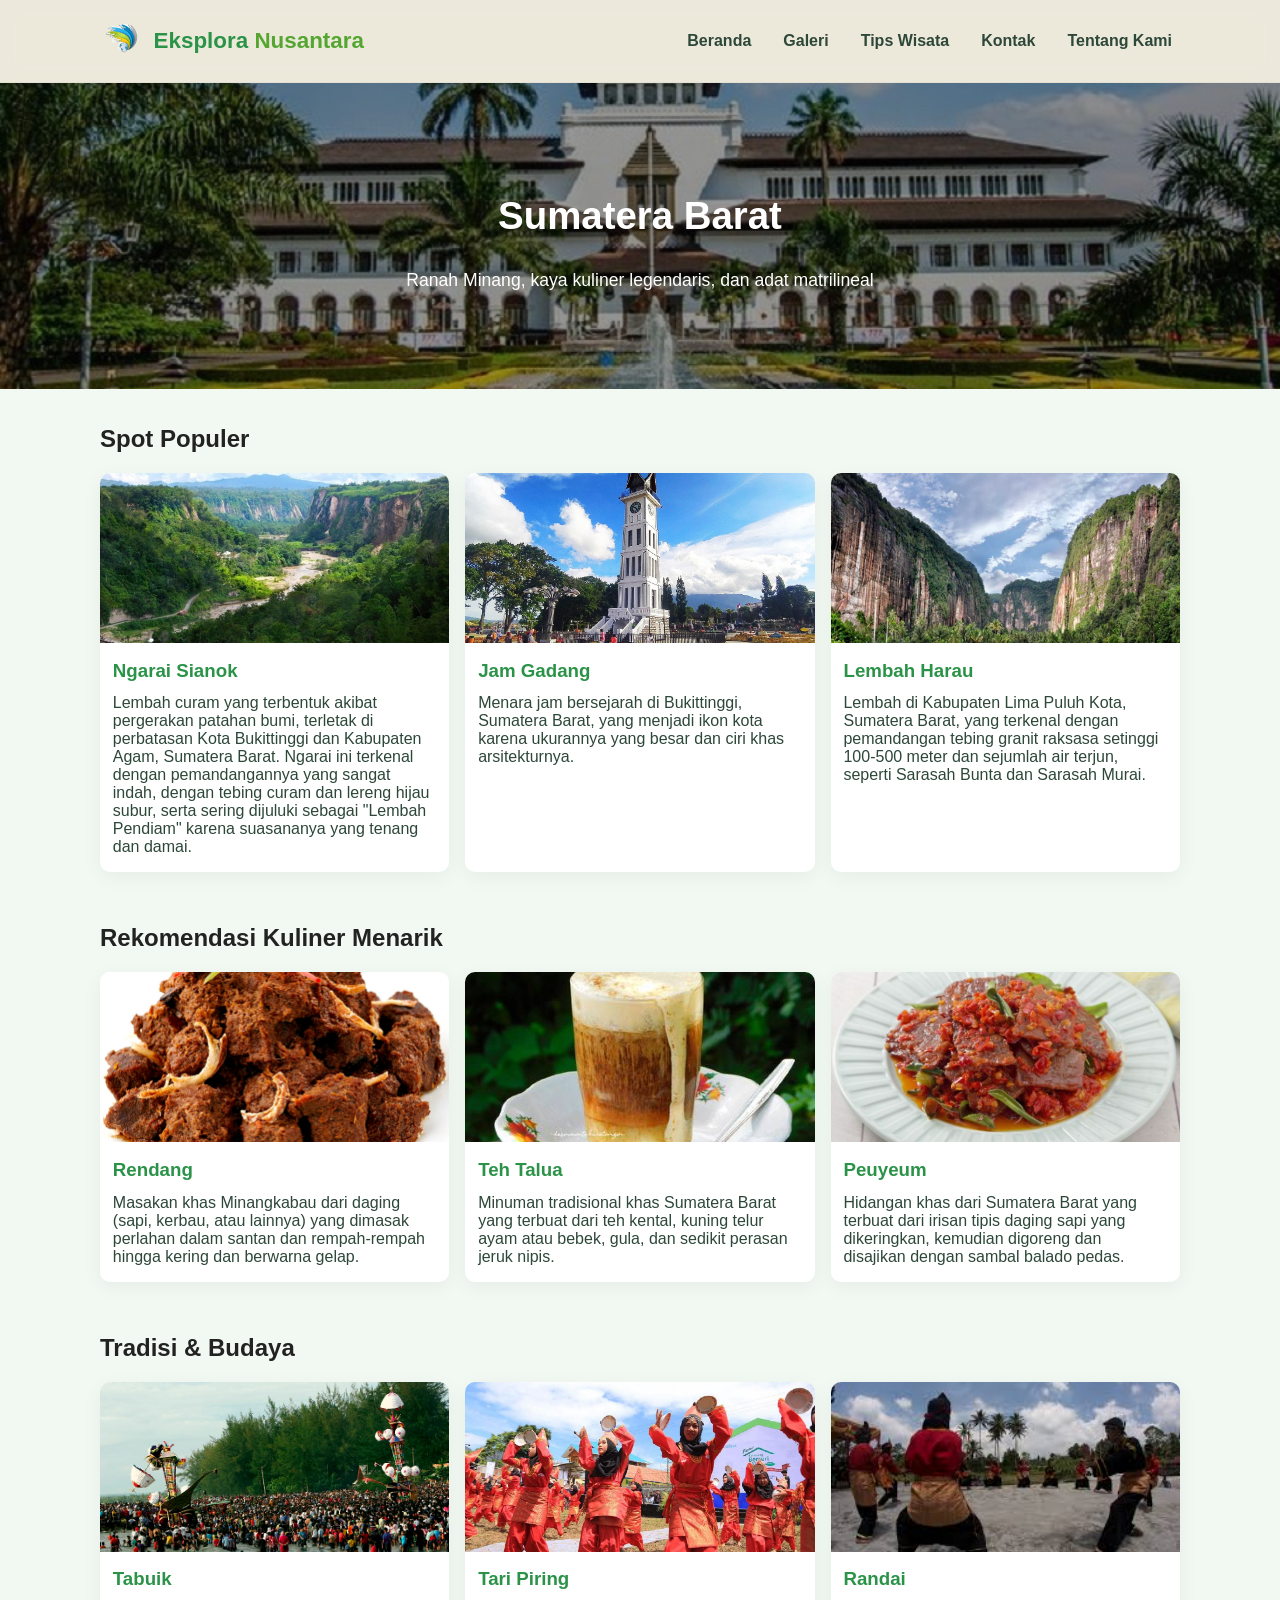
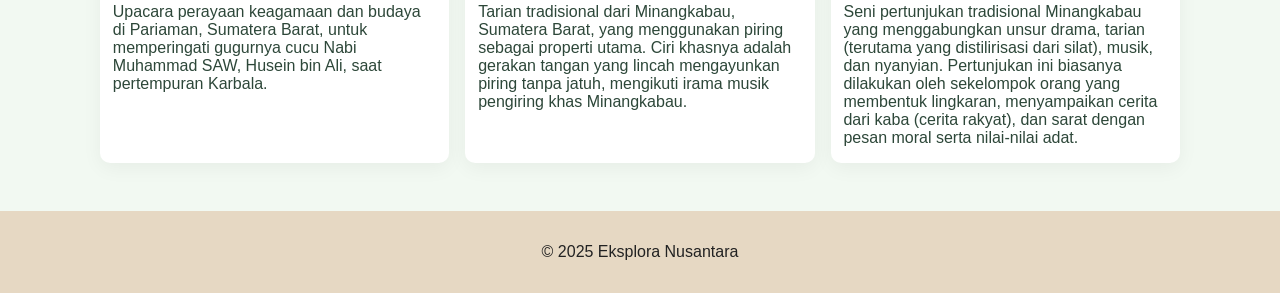
<file: sumbar.html>
<!doctype html>
<html lang="id">
<head>
  <meta charset="utf-8">
  <meta name="viewport" content="width=device-width,initial-scale=1">
  <title>Sumatera Barat — Eksplora Nusantara</title>
  <link rel="stylesheet" href="css sumbar.css">
  <link rel="icon" type="image/x-icon" href="logo eksploranusantara.png">
</head>
<body>
  <header class="header">
    <div class="container header-flex">
      <div class="brand">
        <img src="logo eksploranusantara.png" alt="Logo Eksplora Nusantara" class="logo-img">
        <h1 class="logo-text">Eksplora <span>Nusantara</span></h1>
      </div>
      <nav class="main-nav">
        <ul class="nav">
          <li><a href="index.html">Beranda</a></li>
          <li><a href="gallery.html">Galeri</a></li>
          <li><a href="tipswisata.html">Tips Wisata</a></li>
          <li><a href="Kontak.html">Kontak</a></li>
          <li><a href="tentangkami.html">Tentang Kami</a></li>
        </ul>
      </nav>
    </div>
  </header>

  <main>
    <section class="hero">
      <h1>Sumatera Barat</h1>
      <p>Ranah Minang, kaya kuliner legendaris, dan adat matrilineal</p>
    </section>

    <section class="content container">
      <h2>Spot Populer</h2>
      <div class="cards">
        <article class="card">
          <img src="ngarai sianok.jpg" alt="ngarai sianok">
          <h3>Ngarai Sianok</h3>
          <p>Lembah curam yang terbentuk akibat pergerakan patahan bumi, terletak di perbatasan Kota Bukittinggi dan Kabupaten Agam, Sumatera Barat. Ngarai ini terkenal dengan pemandangannya yang sangat indah, dengan tebing curam dan lereng hijau subur, serta sering dijuluki sebagai "Lembah Pendiam" karena suasananya yang tenang dan damai.</p>
        </article>
        <article class="card">
          <img src="jam gadang.jpg" alt="jam gadang">
          <h3>Jam Gadang</h3>
          <p>Menara jam bersejarah di Bukittinggi, Sumatera Barat, yang menjadi ikon kota karena ukurannya yang besar dan ciri khas arsitekturnya.</p>
        </article>
        <article class="card">
          <img src="lembah harau.jpg" alt="lembah harau">
          <h3>Lembah Harau</h3>
          <p>Lembah di Kabupaten Lima Puluh Kota, Sumatera Barat, yang terkenal dengan pemandangan tebing granit raksasa setinggi 100-500 meter dan sejumlah air terjun, seperti Sarasah Bunta dan Sarasah Murai. </p>
        </article>
      </div>
    </section>

    <section class="content container">
      <h2>Rekomendasi Kuliner Menarik</h2>
      <div class="cards">
        <article class="card">
          <img src="rendang.jpg" alt="rendang">
          <h3>Rendang</h3>
          <p>Masakan khas Minangkabau dari daging (sapi, kerbau, atau lainnya) yang dimasak perlahan dalam santan dan rempah-rempah hingga kering dan berwarna gelap.</p>
        </article>
        <article class="card">
          <img src="teh talua.jpg" alt="teh talua">
          <h3>Teh Talua</h3>
          <p>Minuman tradisional khas Sumatera Barat yang terbuat dari teh kental, kuning telur ayam atau bebek, gula, dan sedikit perasan jeruk nipis. </p>
        </article>
        <article class="card">
          <img src="dendeng balado.jpg" alt="dendeng balado">
          <h3>Peuyeum</h3>
          <p>Hidangan khas dari Sumatera Barat yang terbuat dari irisan tipis daging sapi yang dikeringkan, kemudian digoreng dan disajikan dengan sambal balado pedas. </p>
        </article>
      </div>
    </section>

    <section class="content container">
      <h2>Tradisi & Budaya</h2>
      <div class="cards">
        <article class="card">
          <img src="tabuik.jpg" alt="tabuik">
          <h3>Tabuik</h3>
          <p>Upacara perayaan keagamaan dan budaya di Pariaman, Sumatera Barat, untuk memperingati gugurnya cucu Nabi Muhammad SAW, Husein bin Ali, saat pertempuran Karbala.   </p>
        </article>
        <article class="card">
          <img src="tari piring.jpeg" alt="piring">
          <h3>Tari Piring</h3>
          <p>Tarian tradisional dari Minangkabau, Sumatera Barat, yang menggunakan piring sebagai properti utama. Ciri khasnya adalah gerakan tangan yang lincah mengayunkan piring tanpa jatuh, mengikuti irama musik pengiring khas Minangkabau.</p>
        </article>
        <article class="card">
          <img src="randai.jpg" alt="Randai">
          <h3>Randai</h3>
          <p>Seni pertunjukan tradisional Minangkabau yang menggabungkan unsur drama, tarian (terutama yang distilirisasi dari silat), musik, dan nyanyian. Pertunjukan ini biasanya dilakukan oleh sekelompok orang yang membentuk lingkaran, menyampaikan cerita dari kaba (cerita rakyat), dan sarat dengan pesan moral serta nilai-nilai adat. </p>
        </article>
      </div>
    </section>
  </main>

  <footer class="site-footer">
    <p>&copy; 2025 Eksplora Nusantara</p>
  </footer>
</body>
</html>
</file>
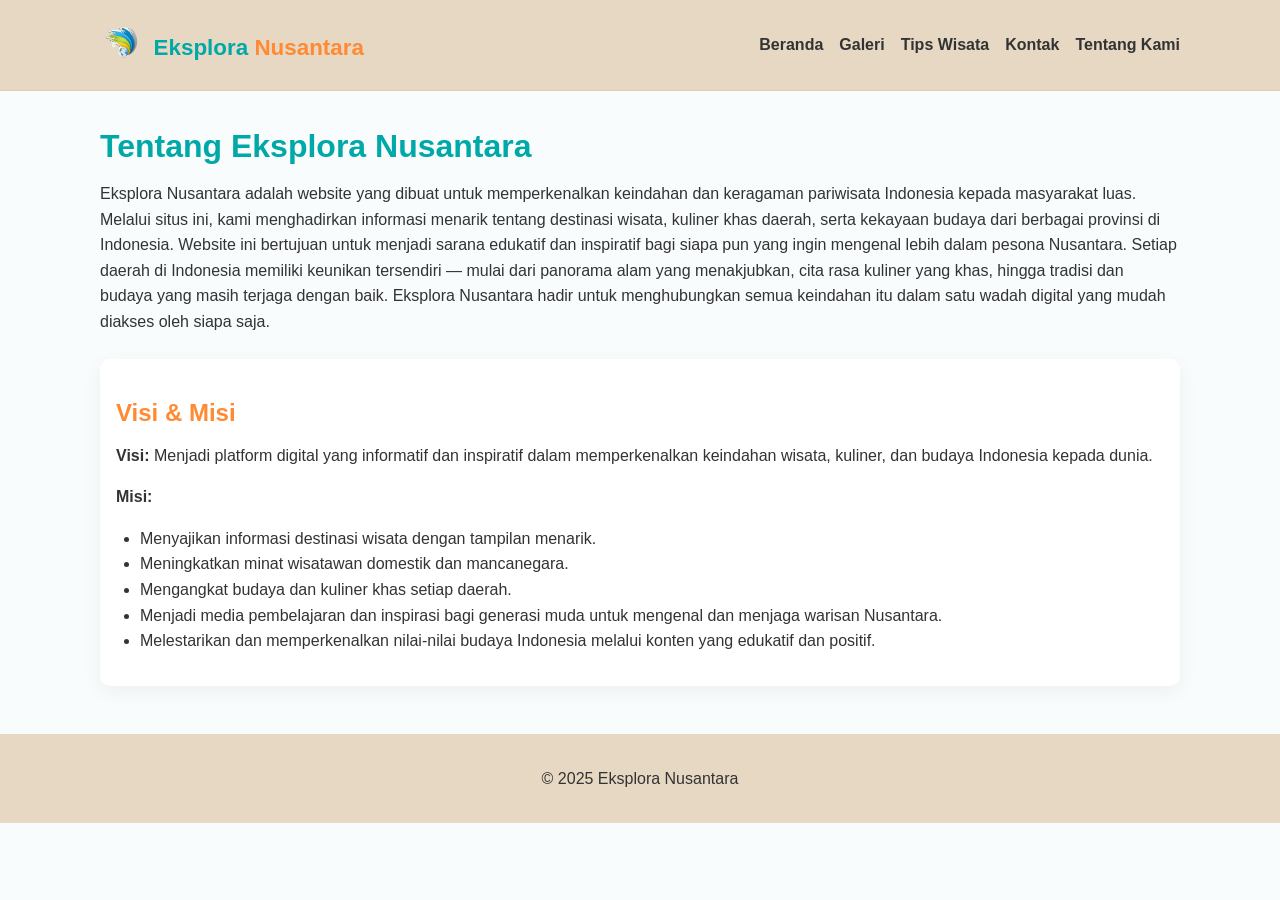
<file: tentangkami.html>
<!doctype html>
<html lang="id">
<head>
  <meta charset="utf-8">
  <meta name="viewport" content="width=device-width,initial-scale=1">
  <title>Tentang Kami — Eksplora Nusantara</title>
  <link rel="stylesheet" href="css tentang kami.css">
  <link rel="icon" type="image/x-icon" href="logo eksploranusantara.png">
</head>
<body>
  <header class="site-header">
    <div class="container header-flex">
      <div class="brand">
        <img src="logo eksploranusantara.png" alt="Logo" class="logo-img">
        <h1 class="logo-text">Eksplora <span>Nusantara</span></h1>
      </div>
      <nav class="main-nav">
        <ul class="nav">
          <li><a href="index.html">Beranda</a></li>
          <li><a href="gallery.html">Galeri</a></li>
          <li><a href="tipswisata.html">Tips Wisata</a></li>
          <li><a href="Kontak.html">Kontak</a></li>
          <li><a href="tentangkami.html">Tentang Kami</a></li>
        </ul>
      </nav>
    </div>
  </header>

  <main class="container">
    <h1>Tentang Eksplora Nusantara</h1>
    <p>Eksplora Nusantara adalah website yang dibuat untuk memperkenalkan keindahan dan keragaman pariwisata Indonesia kepada masyarakat luas. Melalui situs ini, kami menghadirkan informasi menarik tentang destinasi wisata, kuliner khas daerah, serta kekayaan budaya dari berbagai provinsi di Indonesia.

    Website ini bertujuan untuk menjadi sarana edukatif dan inspiratif bagi siapa pun yang ingin mengenal lebih dalam pesona Nusantara. Setiap daerah di Indonesia memiliki keunikan tersendiri — mulai dari panorama alam yang menakjubkan, cita rasa kuliner yang khas, hingga tradisi dan budaya yang masih terjaga dengan baik. Eksplora Nusantara hadir untuk menghubungkan semua keindahan itu dalam satu wadah digital yang mudah diakses oleh siapa saja.</p>

    <section class="profil">
      <h2>Visi & Misi</h2>
      <p><strong>Visi:</strong> Menjadi platform digital yang informatif dan inspiratif dalam memperkenalkan keindahan wisata, kuliner, dan budaya Indonesia kepada dunia.</p>
      <p><strong>Misi:</strong></p>
      <ul>
        <li>Menyajikan informasi destinasi wisata dengan tampilan menarik.</li>
        <li>Meningkatkan minat wisatawan domestik dan mancanegara.</li>
        <li>Mengangkat budaya dan kuliner khas setiap daerah.</li>
        <li>Menjadi media pembelajaran dan inspirasi bagi generasi muda untuk mengenal dan menjaga warisan Nusantara.</li>
        <li>Melestarikan dan memperkenalkan nilai-nilai budaya Indonesia melalui konten yang edukatif dan positif.</li>
      </ul>
    </section>
  </main>

  <footer class="site-footer">
    <p>&copy; 2025 Eksplora Nusantara</p>
  </footer>
</body>
</html>
</file>
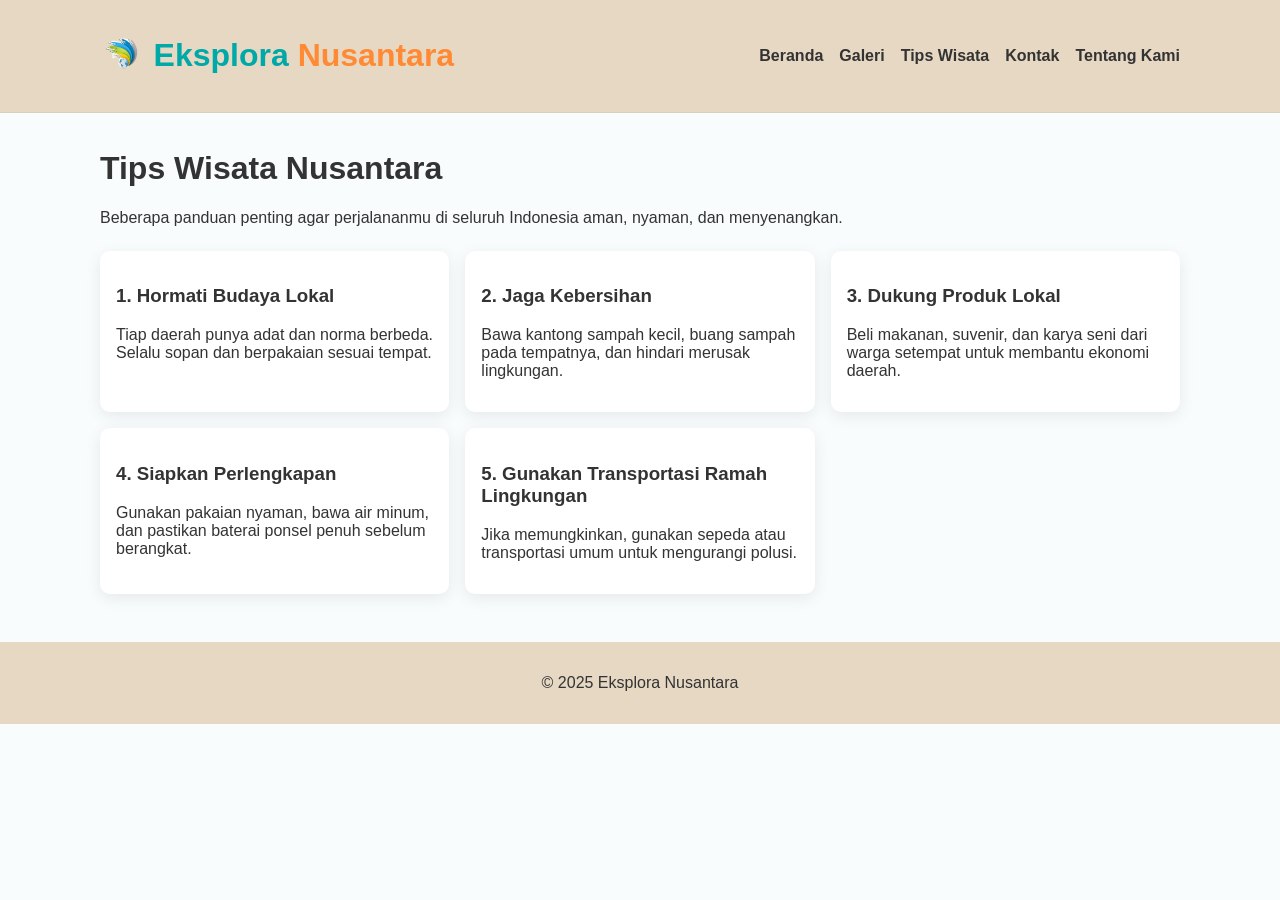
<file: tipswisata.html>
<!doctype html>
<html lang="id">
<head>
  <meta charset="utf-8">
  <meta name="viewport" content="width=device-width,initial-scale=1">
  <title>Tips Wisata — Eksplora Nusantara</title>
  <link rel="stylesheet" href="css tips wisata.css">
  <link rel="icon" type="image/x-icon" href="logo eksploranusantara.png">
</head>
<body>
  <header class="site-header">
    <div class="container header-flex">
      <div class="brand">
        <img src="logo eksploranusantara.png" alt="Logo" class="logo-img">
        <h1 class="logo-text">Eksplora <span>Nusantara</span></h1>
      </div>
      <nav class="main-nav">
        <ul class="nav">
          <li><a href="index.html">Beranda</a></li>
          <li><a href="gallery.html">Galeri</a></li>
          <li><a href="tipswisata.html">Tips Wisata</a></li>
          <li><a href="Kontak.html">Kontak</a></li>
          <li><a href="tentangkami.html">Tentang Kami</a></li>
        </ul>
      </nav>
    </div>
  </header>

  <main class="container">
    <h1>Tips Wisata Nusantara</h1>
    <p>Beberapa panduan penting agar perjalananmu di seluruh Indonesia aman, nyaman, dan menyenangkan.</p>

    <div class="tips-grid">
      <div class="tip-card">
        <h3>1. Hormati Budaya Lokal</h3>
        <p>Tiap daerah punya adat dan norma berbeda. Selalu sopan dan berpakaian sesuai tempat.</p>
      </div>
      <div class="tip-card">
        <h3>2. Jaga Kebersihan</h3>
        <p>Bawa kantong sampah kecil, buang sampah pada tempatnya, dan hindari merusak lingkungan.</p>
      </div>
      <div class="tip-card">
        <h3>3. Dukung Produk Lokal</h3>
        <p>Beli makanan, suvenir, dan karya seni dari warga setempat untuk membantu ekonomi daerah.</p>
      </div>
      <div class="tip-card">
        <h3>4. Siapkan Perlengkapan</h3>
        <p>Gunakan pakaian nyaman, bawa air minum, dan pastikan baterai ponsel penuh sebelum berangkat.</p>
      </div>
      <div class="tip-card">
        <h3>5. Gunakan Transportasi Ramah Lingkungan</h3>
        <p>Jika memungkinkan, gunakan sepeda atau transportasi umum untuk mengurangi polusi.</p>
      </div>
    </div>
  </main>

  <footer class="site-footer">
    <p>&copy; 2025 Eksplora Nusantara</p>
  </footer>
</body>
</html>
</file>
<file: css style index.css>
:root{
  --bg:#f9fcfc;
  --toska:#00a8a8;     
  --oranye:#ff8a33;    
  --abu:#5b6468;
  --card-bg:#ffffff;
}
*{
  box-sizing:border-box;margin:0;padding:0
}
body{
  font-family: "Poppins", "Segoe UI", Roboto, Arial, sans-serif;
  background:var(--bg);
  color:#222;
}
.container{
  max-width:1080px;margin:0 auto;padding:1rem
}

/* HEADER */
.header{
  background: #e6d8c369;
  border-bottom:1px solid rgba(0,0,0,0.04);
  position:sticky;
  top:0;
  z-index:40;
  backdrop-filter: blur(10px);
}
.header-flex{
    display:flex;align-items:center;
    justify-content:space-between;
    padding:.8rem 1rem
}
.brand{
    display:flex;
    align-items:center;
    gap:.6rem
}
.logo-img{
    width:44px;
    height:44px;
    object-fit:contain
}
.logo-text{
    color:var(--toska);font-size:1.4rem;
    font-weight:700;
    line-height:1;
}
.logo-text span{
    color:var(--oranye)
}
.main-nav .nav{
    list-style:none;
    display:flex;gap:1rem
}
.nav a{
  text-decoration:none;
  color:var(--subjudul);
  font-weight:600;
  padding:.35rem .5rem;
  border-radius:8px;
  transition:background .22s ease, color .2s ease, transform .12s ease;
}
.nav a:hover{
  color:#fff;
  background:linear-gradient(90deg,var(--toska),var(--oranye));
  transform:translateY(-2px);
  box-shadow:0 6px 18px rgba(0,0,0,0.08);
}

/* HERO */
.hero{
  background-image: url(pulau\ padar.jpg);
  background-size:cover;
  background-position:center;
  padding:4.2rem 0;
  border-radius:0 0 20px 20px;
  margin-bottom:1rem;
  box-shadow:0 6px 18px rgba(0,0,0,0.05);
}
.hero-inner{
  max-width:900px;margin:0 auto;text-align:center;padding:2rem;background:rgba(255,255,255,0.08);border-radius:10px;
}
.hero h2{
  font-size:2rem;color:rgba(250, 250, 248, 0.95);margin-bottom:.5rem;text-shadow:0 1px 0 rgba(255,255,255,0.2);
}
.hero p{
  color:var(--bg);font-size:1rem
}

/* REGIONS */
.regions{
    padding:2rem 0;
}
.regions h3{
    margin-bottom:1rem;color:#0b6f6f;
}
.cards{
  display:grid;
  grid-template-columns:repeat(auto-fit,minmax(220px,1fr));
  gap:1.25rem;
}
.card{
  background:var(--card-bg);
  border-radius:12px;
  overflow:hidden;
  box-shadow:0 8px 20px rgba(0,0,0,0.06);
  transition:transform .25s ease, box-shadow .25s ease;
  display:flex;flex-direction:column;justify-content:space-between;
  background-color: #E8DFCA;
}
.card img{
    width:100%;height:150px;object-fit:cover;display:block;
}
.card h4{
    margin:.9rem 1rem 0;color:var(--toska);font-size:1.05rem;
}
.card p{
    margin:.5rem 1rem 1rem;color:var(--muted);flex:1;
}
.card .btn{
    margin:0 1rem 1rem 1rem;
}

.card:hover{
  transform:translateY(-10px) rotate(-0.2deg);
  box-shadow:0 18px 40px rgba(0,0,0,0.12);
}

/* BUTTON */
.btn{
  display:inline-block;
  padding:.55rem .95rem;
  background:var(--toska);
  color:#fff;
  border-radius:8px;
  text-decoration:none;
  font-weight:700;
  transition:transform .18s ease, background .18s ease;
}
.btn:hover{
  background:var(--oranye);transform:scale(1.03);
}

/* REKOMENDASI */
.highlight{
    background:linear-gradient(90deg,#ffffff,#f7fbfb);padding:1.2rem;border-radius:12px;margin-top:1.25rem;
}
.highlight-grid{
    display:flex;gap:1rem;flex-wrap:wrap;
}
.highlight-item{
    flex:1;min-width:200px;padding:1rem;background:#fff;
    border-radius:8px;box-shadow:0 6px 18px rgba(0,0,0,0.05);
    transition:transform .22s ease; 
    background-color: #0b6f6f; color: white;
}
.highlight-item:hover{
    transform:translateY(-6px);
}

/* FOOTER */
.footer{
    padding:1.2rem 0;
    text-align:center;color:var(--abu);background:#fff;margin-top:2.25rem;border-top:3px solid rgba(0,168,168,0.06); 
    background-color: antiquewhite;
}

@media (max-width:720px){
  .header-flex{
    padding:.6rem
  }
  .nav{
    display:none
  }
  .hero-inner{
    padding:1rem
  }
  .card img{
    height:140px
  }
  .logo-text{
    font-size:1.05rem
  }
}
</file>
<file: css bali.css>
@import url('https://fonts.googleapis.com/css2?family=Poppins:wght@400;600;700&display=swap');

:root{
  --pink:#E26D5A;
  --krem:#F4A259;
  --abu:#4A403A;
  --bg:#FFF7F2;
}

body{
    font-family:"Poppins",sans-serif;
    background:var(--bg);color:#222;
    margin:0;
}
.container{
    max-width:1080px;margin:0 auto;
    padding:1rem;
}

.header{
    background:#e6d8c370;border-bottom:1px solid rgba(0,0,0,0.04);
    position:sticky;
    top:0;
    z-index:40;
    backdrop-filter: blur(10px);
}
.header-flex{
    display:flex;
    align-items:center;
    justify-content:space-between;
    padding:.8rem 1rem;
}
.brand{
    display:flex;
    align-items:center;
    gap:.6rem;
}
.logo-img{
    width:44px;
    height:44px;
    object-fit:contain;
}
.logo-text{
    color:var(--pink);
    font-size:1.4rem;
    font-weight:700;
    line-height:1;
}

.logo-text span{
    color:var(--krem);
}
.main-nav .nav{
    list-style:none;
    display:flex;
    gap:1rem;
}
.nav a{
    text-decoration:none;
    color:var(--muted);
    font-weight:600;
    padding:.35rem .5rem;
    border-radius:8px;
    transition:.3s;
}
.nav a:hover{
    background:linear-gradient(90deg,var(--pink),var(--krem));color:#fff;
    transform:translateY(-2px);
}

.hero{
  background:url(bali.jpg) center/cover no-repeat;
  text-align:center;
  padding:5rem 1rem;
  color:#fff;
  background-blend-mode:multiply;
  background-color:rgba(0,0,0,0.4);
}
.hero h1{
    font-size:2.5rem;
    margin-bottom:0.5rem;
}
.hero p{
    font-size:1.1rem;
}

.cards{
    display:grid;
    grid-template-columns:repeat(auto-fit,minmax(260px,1fr));
    gap:1rem;
    margin-top:1rem;
}
.card{
    background:#E8DFCA;
    border-radius:10px;
    box-shadow:0 5px 20px rgba(0,0,0,0.05);transition:.3s;
    overflow:hidden;
}
.card img{
    width:100%;
    height:170px;
    object-fit:cover;
}

.card:hover{
    transform:translateY(-8px);
    box-shadow:0 8px 24px rgba(0,0,0,0.15);
}
.card h3{
    margin:.8rem;
    color:var(--pink);
}
.card p{
    margin:0 .8rem 1rem;
    color:var(--abu);
}

/* Footer */
.site-footer{background:#E6D8C3;text-align:center;padding:1rem;margin-top:2rem}
</file>
<file: css diy.css>
:root{
  --oren:#b07b00;
  --jingga:#e5aa3d;
  --abu:#4a3f2f;
  --bg:#fff8e6;
}

body{
    font-family:"Poppins",sans-serif;
    background:var(--bg);
    color:#222;
    margin:0;
}
.container{
    max-width:1080px;
    margin:0 auto;
    padding:1rem;
}
.header{
    background:#e6d8c380;
    border-bottom:1px solid rgba(0,0,0,0.04);
    position:sticky;
    top:0;
    z-index:40;
    backdrop-filter: blur(10px);
}
.header-flex{
    display:flex;
    align-items:center;
    justify-content:space-between;
    padding:.8rem 1rem;
}
.brand{
    display:flex;
    align-items:center;
    gap:.6rem;
}
.logo-img{
    width:44px;
    height:44px;
    object-fit:contain;
}
.logo-text{
    color:var(--oren);
    font-size:1.4rem;
    font-weight:700;
}
.logo-text span{
    color:var(--jingga);
}
.main-nav .nav{
    list-style:none;
    display:flex;
    gap:1rem;
}
.nav a{
    text-decoration:none;
    color:var(--abu);
    font-weight:600;
    padding:.35rem .5rem;border-radius:8px;
    transition:.3s;
}
.nav a:hover{
    background:linear-gradient(90deg,var(--oren),var(--jingga));
    color:#fff;
    transform:translateY(-2px);
}

.hero{
    background:url('candi\ prambanan.jpg') center/cover no-repeat;
    padding:5rem 1rem;
    text-align:center;
    color:#fff;
    background-color:rgba(0,0,0,0.4);
    background-blend-mode:multiply;
}
.hero h1{
    font-size:2.4rem;
}
.hero p{
    font-size:1.1rem;
}

.cards{
    display:grid;
    grid-template-columns:repeat(auto-fit,minmax(260px,1fr));
    gap:1rem;
    margin-top:1rem;
}
.card{
    background:#fff;
    border-radius:10px;
    box-shadow:0 5px 20px rgba(0,0,0,0.05);
    transition:.3s;
    overflow:hidden;
}
.card img{
    width:100%;
    height:170px;
    object-fit:cover;
}
.card:hover{
    transform:translateY(-8px);
    box-shadow:0 8px 24px rgba(0,0,0,0.15);
}
.card h3{
    margin:.8rem;
    color:var(--oren);
}
.card p{
    margin:0 .8rem 1rem;
    color:var(--abu);
}

.site-footer{
    background:#E6D8C3;
    text-align:center;
    padding:1rem;
    margin-top:2rem;
}
</file>
<file: css event.css>
body {
  font-family: "Poppins", sans-serif;
  background: #fffaf2;
  margin: 0;
  color: #333;
}

.container {
  max-width: 1080px;
  margin: 0 auto;
  padding: 1rem;
}

.site-header {
  background: #E6D8C3;
  border-bottom: 1px solid rgba(0,0,0,0.05);
}

.header-flex {
  display: flex;
  justify-content: space-between;
  align-items: center;
}

.brand {
  display: flex;
  align-items: center;
  gap: .6rem;
}

.logo-img {
  width: 44px;
  height: 44px;
}

.logo-text {
  color: #00a8a8;
  font-weight: 700;
}

.logo-text span {
  color: #ff8a33;
}

.nav {
  list-style: none;
  display: flex;
  gap: 1rem;
}

.nav a {
  text-decoration: none;
  color: #333;
  font-weight: 600;
  transition: .3s;
}

.nav a:hover {
  color: #fff;
  background: linear-gradient(90deg, #00a8a8, #ff8a33);
  padding: .3rem .5rem;
  border-radius: 6px;
}

.event-list {
  display: flex;
  flex-direction: column;
  gap: 1rem;
  margin-top: 1.5rem;
}

.event-item {
  background: #fff;
  border-left: 6px solid #ff8a33;
  padding: 1rem;
  border-radius: 8px;
  box-shadow: 0 4px 14px rgba(0,0,0,0.08);
  transition: transform .3s;
}

.event-item:hover {
  transform: translateX(6px);
}

.site-footer {
  text-align: center;
  padding: 1rem;
  background: #E6D8C3;
  margin-top: 2rem;
}
</file>
<file: css gallery.css>
:root{
  --toska:#00a8a8;
  --oranye:#ff8a33;
  --putih:#f9fcfc;
  --abu:#555;
}

body{
    font-family:"Poppins",sans-serif;
    background:var(--putih);
    margin:0;
    color:#222;
}
.container{
    max-width:1080px;
    margin:0 auto;
    padding:1rem;
}
.header{background:#E6D8C3;
    position:sticky;
    top:0;
    z-index:40;
    border-bottom:1px solid rgba(0,0,0,0.05);
}
.header-flex{
    display:flex;
    justify-content:space-between;
    align-items:center;
}
.brand{
    display:flex;
    align-items:center;
    gap:.6rem;
}
.logo-img{
    width:44px;
    height:44px;
}
.logo-text{
    color:var(--toska);
    font-size:1.4rem;
    font-weight:700;
}
.logo-text span{
    color:var(--oranye);
}
.nav{
    list-style:none;
    display:flex;
    gap:1rem;
}
.nav a{
    text-decoration:none;
    color:#333;
    font-weight:600;
    transition:.3s;
}
.nav a:hover{
    color:#fff;
    background:linear-gradient(90deg,var(--toska),var(--oranye));
    padding:.3rem .5rem;
    border-radius:6px;
}

.gallery-grid{
    display:grid;
    grid-template-columns:repeat(auto-fit,minmax(240px,1fr));
    gap:1rem;
    margin-top:1.5rem;
}
.gallery-grid img{
    width:100%;
    border-radius:10px;
    object-fit:cover;
    transition:.4s;
}
.gallery-grid img:hover{
    transform:scale(1.05);box-shadow:0 8px 24px rgba(0,0,0,0.15);
}

.site-footer{
    text-align:center;
    padding:1rem;
    background:#E6D8C3;
    margin-top:2rem;
}
</file>
<file: css jawabarat.css>
:root{
  --hijau:#2b9348;
  --lime:#55a630;
  --abu:#2d4739;
  --bg:#f2f9f2;
}

body{
    font-family:"Poppins",sans-serif;
    background:var(--bg);color:#222;
    margin:0;
}
.container{
    max-width:1080px;
    margin:0 auto;
    padding:1rem;
}
.header{
    background:#e6d8c37c;
    border-bottom:1px solid rgba(0,0,0,0.04);
    position:sticky;
    top:0;
    z-index:40;
    backdrop-filter: blur(10px);
}
.header-flex{
    display:flex;
    align-items:center;
    justify-content:space-between;
    padding:.8rem 1rem;
}
.brand{
    display:flex;
    align-items:center;
    gap:.6rem;
}
.logo-img{
    width:44px;
    height:44px;
    object-fit:contain;
}
.logo-text{
    color:var(--hijau);
    font-size:1.4rem;
    font-weight:700;
}
.logo-text span{
    color:var(--lime);
}
.main-nav .nav{
    list-style:none;
    display:flex;
    gap:1rem;
}
.nav a{
    text-decoration:none;
    color:var(--abu);
    font-weight:600;
    padding:.35rem .5rem;
    border-radius:8px;
    transition:.3s;
}
.nav a:hover{
    background:linear-gradient(90deg,var(--hijau),var(--lime));
    color:#fff;
    transform:translateY(-2px);
}

.hero{
    background:url('bandung.jpg') center/cover no-repeat;
    padding:5rem 1rem;
    text-align:center;
    color:#fff;background-color:rgba(0,0,0,0.4);
    background-blend-mode:multiply;
}
.hero h1{
    font-size:2.4rem;
}
.hero p{
    font-size:1.1rem;
}

.cards{
    display:grid;
    grid-template-columns:repeat(auto-fit,minmax(260px,1fr));
    gap:1rem;
    margin-top:1rem;
}
.card{
    background:#fff;
    border-radius:10px;
    box-shadow:0 5px 20px rgba(0,0,0,0.05);
    transition:.3s;
    overflow:hidden;
}
.card img{
    width:100%;
    height:170px;
    object-fit:cover;
}
.card:hover{
    transform:translateY(-8px);
    box-shadow:0 8px 24px rgba(0,0,0,0.15);
}
.card h3{
    margin:.8rem;
    color:var(--hijau);
}
.card p{
    margin:0 .8rem 1rem;
    color:var(--abu);
}

.site-footer{
    background:#E6D8C3;
    text-align:center;
    padding:1rem;
    margin-top:2rem;
}
</file>
<file: css kontak.css>
body {
  font-family: "Poppins", sans-serif;
  background: #f9fcfc;
  margin: 0;
  color: #333;
}

.container {
  max-width: 600px;
  margin: 0 auto;
  padding: 1rem;
}

.site-header {
  background: #E6D8C3;
  border-bottom: 1px solid rgba(0, 0, 0, 0.05);
}

.header-flex {
  display: flex;
  justify-content: space-between;
  align-items: center;
}

.brand {
  display: flex;
  align-items: center;
  gap: 0.6rem;
}

.logo-img {
  width: 44px;
  height: 44px;
}

.logo-text {
  color: #00a8a8;
  font-weight: 700;
  font-size: 1.4rem;
}

.logo-text span {
  color: #ff8a33;
}

.nav {
  list-style: none;
  display: flex;
  gap: 1rem;
}

.nav a {
  text-decoration: none;
  color: #333;
  font-weight: 600;
  transition: 0.3s;
}

.nav a:hover {
  color: #fff;
  background: linear-gradient(90deg, #00a8a8, #ff8a33);
  padding: 0.3rem 0.5rem;
  border-radius: 6px;
}

h1 {
  color: #00a8a8;
  text-align: center;
  margin-bottom: 1rem;
}

p {
  text-align: center;
  line-height: 1.6;
}

.contact-form {
  display: flex;
  flex-direction: column;
  gap: 0.8rem;
  margin-top: 1.5rem;
  background: #ffffff;
  padding: 1.5rem;
  border-radius: 10px;
  box-shadow: 0 6px 20px rgba(0, 0, 0, 0.05);
}

label {
  font-weight: 600;
  color: #555;
}

input,
textarea {
  padding: 0.6rem;
  border: 1px solid #ccc;
  border-radius: 6px;
  font-size: 1rem;
  resize: vertical;
}

button {
  background: #00a8a8;
  color: #fff;
  border: none;
  padding: 0.7rem;
  border-radius: 6px;
  font-size: 1rem;
  cursor: pointer;
  transition: 0.3s;
  font-weight: 600;
}

button:hover {
  background: #ff8a33;
  transform: scale(1.03);
}

.site-footer {
  text-align: center;
  padding: 1rem;
  background: #E6D8C3;
  margin-top: 2rem;
  color: #333;
}
</file>
<file: css maluku.css>
:root{
  --biru:#0077b6;
  --cyan:#00b4d8;
  --birgel:#023e8a;
  --bg:#eaf6ff;
}

body{
    font-family:"Poppins",sans-serif;
    background:var(--bg);color:#022;
    margin:0;
}
.container{
    max-width:1080px;
    margin:0 auto;
    padding:1rem;
}

.header{
    background:#e6d8c365;
    border-bottom:1px solid rgba(0,0,0,0.04);
    position:sticky;
    top:0;
    z-index:40;
    backdrop-filter: blur(10px);
}
.header-flex{
    display:flex;
    align-items:center;
    justify-content:space-between;
    padding:.8rem 1rem;
}
.brand{
    display:flex;
    align-items:center;
    gap:.6rem;
}
.logo-img{
    width:44px;
    height:44px;
    object-fit:contain;
}
.logo-text{
    color:var(--biru);
    font-size:1.4rem;
    font-weight:700;
    line-height:1;
}
.logo-text span{
    color:var(--cyan)
}
.main-nav .nav{
    list-style:none;
    display:flex;
    gap:1rem;
}
.nav a{
    text-decoration:none;
    color:var(--birgel);
    font-weight:600;
    padding:.35rem .5rem;
    border-radius:8px;
    transition:.3s;
}
.nav a:hover{
    background:linear-gradient(90deg,var(--biru),var(--cyan));
    color:#fff;
    transform:translateY(-2px);
}

.hero{
  background:url('ntt.jpg') center/cover no-repeat;
  text-align:center;
  padding:5rem 1rem;
  color:#fff;
  background-blend-mode:multiply;
  background-color:rgba(0,0,0,0.45);
}
.hero h1{
    font-size:2.4rem;
    margin-bottom:0.5rem;
}
.hero p{
    font-size:1.1rem;
}

.cards{
    display:grid;
    grid-template-columns:repeat(auto-fit,minmax(260px,1fr));
    gap:1rem;
    margin-top:1rem;
}
.card{
    background:#fff;
    border-radius:10px;
    box-shadow:0 5px 20px rgba(0,0,0,0.05);
    transition:.3s;
    overflow:hidden;
}
.card img{
    width:100%;
    height:170px;
    object-fit:cover;
}
.card:hover{
    transform:translateY(-8px);
    box-shadow:0 8px 24px rgba(0,0,0,0.15);
}
.card h3{
    margin:.8rem;
    color:var(--biru);
}
.card p{
    margin:0 .8rem 1rem;
    color:var(--birgel);
}

.site-footer{
    background:#E6D8C3;
    text-align:center;
    padding:1rem;
    margin-top:2rem;
}
</file>
<file: css ntt.css>
:root{
  --biru:#0077b6;
  --cyan:#00b4d8;
  --birgel:#023e8a;
  --bg:#eaf6ff;
}

body{
    font-family:"Poppins",sans-serif;
    background:var(--bg);color:#022;
    margin:0;
}
.container{
    max-width:1080px;
    margin:0 auto;
    padding:1rem;
}

.header{
    background:#e6d8c365;
    border-bottom:1px solid rgba(0,0,0,0.04);
    position:sticky;
    top:0;
    z-index:40;
    backdrop-filter: blur(10px);
}
.header-flex{
    display:flex;
    align-items:center;
    justify-content:space-between;
    padding:.8rem 1rem;
}
.brand{
    display:flex;
    align-items:center;
    gap:.6rem;
}
.logo-img{
    width:44px;
    height:44px;
    object-fit:contain;
}
.logo-text{
    color:var(--biru);
    font-size:1.4rem;
    font-weight:700;
    line-height:1;
}
.logo-text span{
    color:var(--cyan)
}
.main-nav .nav{
    list-style:none;
    display:flex;
    gap:1rem;
}
.nav a{
    text-decoration:none;
    color:var(--birgel);
    font-weight:600;
    padding:.35rem .5rem;
    border-radius:8px;
    transition:.3s;
}
.nav a:hover{
    background:linear-gradient(90deg,var(--biru),var(--cyan));
    color:#fff;
    transform:translateY(-2px);
}

.hero{
  background:url('ntt.jpg') center/cover no-repeat;
  text-align:center;
  padding:5rem 1rem;
  color:#fff;
  background-blend-mode:multiply;
  background-color:rgba(0,0,0,0.45);
}
.hero h1{
    font-size:2.4rem;
    margin-bottom:0.5rem;
}
.hero p{
    font-size:1.1rem;
}

.cards{
    display:grid;
    grid-template-columns:repeat(auto-fit,minmax(260px,1fr));
    gap:1rem;
    margin-top:1rem;
}
.card{
    background:#fff;
    border-radius:10px;
    box-shadow:0 5px 20px rgba(0,0,0,0.05);
    transition:.3s;
    overflow:hidden;
}
.card img{
    width:100%;
    height:170px;
    object-fit:cover;
}
.card:hover{
    transform:translateY(-8px);
    box-shadow:0 8px 24px rgba(0,0,0,0.15);
}
.card h3{
    margin:.8rem;
    color:var(--biru);
}
.card p{
    margin:0 .8rem 1rem;
    color:var(--birgel);
}

.site-footer{
    background:#E6D8C3;
    text-align:center;
    padding:1rem;
    margin-top:2rem;
}
</file>
<file: css papua.css>
@import url('https://fonts.googleapis.com/css2?family=Poppins:wght@400;600;700&display=swap');

:root{
  --pink:#E26D5A;
  --krem:#F4A259;
  --abu:#4A403A;
  --bg:#FFF7F2;
}

body{
    font-family:"Poppins",sans-serif;
    background:var(--bg);color:#222;
    margin:0;
}
.container{
    max-width:1080px;margin:0 auto;
    padding:1rem;
}

.header{
    background:#e6d8c370;border-bottom:1px solid rgba(0,0,0,0.04);
    position:sticky;
    top:0;
    z-index:40;
    backdrop-filter: blur(10px);
}
.header-flex{
    display:flex;
    align-items:center;
    justify-content:space-between;
    padding:.8rem 1rem;
}
.brand{
    display:flex;
    align-items:center;
    gap:.6rem;
}
.logo-img{
    width:44px;
    height:44px;
    object-fit:contain;
}
.logo-text{
    color:var(--pink);
    font-size:1.4rem;
    font-weight:700;
    line-height:1;
}

.logo-text span{
    color:var(--krem);
}
.main-nav .nav{
    list-style:none;
    display:flex;
    gap:1rem;
}
.nav a{
    text-decoration:none;
    color:var(--muted);
    font-weight:600;
    padding:.35rem .5rem;
    border-radius:8px;
    transition:.3s;
}
.nav a:hover{
    background:linear-gradient(90deg,var(--pink),var(--krem));color:#fff;
    transform:translateY(-2px);
}

.hero{
  background:url(bali.jpg) center/cover no-repeat;
  text-align:center;
  padding:5rem 1rem;
  color:#fff;
  background-blend-mode:multiply;
  background-color:rgba(0,0,0,0.4);
}
.hero h1{
    font-size:2.5rem;
    margin-bottom:0.5rem;
}
.hero p{
    font-size:1.1rem;
}

.cards{
    display:grid;
    grid-template-columns:repeat(auto-fit,minmax(260px,1fr));
    gap:1rem;
    margin-top:1rem;
}
.card{
    background:#E8DFCA;
    border-radius:10px;
    box-shadow:0 5px 20px rgba(0,0,0,0.05);transition:.3s;
    overflow:hidden;
}
.card img{
    width:100%;
    height:170px;
    object-fit:cover;
}

.card:hover{
    transform:translateY(-8px);
    box-shadow:0 8px 24px rgba(0,0,0,0.15);
}
.card h3{
    margin:.8rem;
    color:var(--pink);
}
.card p{
    margin:0 .8rem 1rem;
    color:var(--abu);
}

/* Footer */
.site-footer{background:#E6D8C3;text-align:center;padding:1rem;margin-top:2rem}
</file>
<file: css rencana perjalanan.css>
body {
  font-family: "Poppins", sans-serif;
  background: #f9fcfc;
  margin: 0;
  color: #333;
}

.container {
  max-width: 1080px;
  margin: 0 auto;
  padding: 1rem;
}

.site-header {
  background: #E6D8C3;
  border-bottom: 1px solid rgba(0, 0, 0, 0.05);
}

.header-flex {
  display: flex;
  justify-content: space-between;
  align-items: center;
}

.brand {
  display: flex;
  align-items: center;
  gap: 0.6rem;
}

.logo-img {
  width: 44px;
  height: 44px;
}

.logo-text {
  color: #00a8a8;
  font-weight: 700;
  font-size: 1.4rem;
}

.logo-text span {
  color: #ff8a33;
}

.nav {
  list-style: none;
  display: flex;
  gap: 1rem;
}

.nav a {
  text-decoration: none;
  color: #333;
  font-weight: 600;
  transition: 0.3s;
}

.nav a:hover {
  color: #fff;
  background: linear-gradient(90deg, #00a8a8, #ff8a33);
  padding: 0.3rem 0.5rem;
  border-radius: 6px;
}

h1 {
  color: #00a8a8;
  text-align: center;
  margin-bottom: 1rem;
}

p {
  text-align: center;
  line-height: 1.6;
}

.itinerary-grid {
  display: grid;
  grid-template-columns: repeat(auto-fit, minmax(260px, 1fr));
  gap: 1rem;
  margin-top: 1.5rem;
}

.itinerary-card {
  background: #ffffff;
  border-radius: 10px;
  padding: 1rem;
  box-shadow: 0 6px 20px rgba(0, 0, 0, 0.05);
  transition: transform 0.3s ease, background 0.3s ease;
}

.itinerary-card:hover {
  transform: translateY(-6px);
  background: #eaf7f7;
}

.itinerary-card h3 {
  color: #ff8a33;
  margin-bottom: 0.5rem;
}

.site-footer {
  text-align: center;
  padding: 1rem;
  background: #E6D8C3;
  margin-top: 2rem;
  color: #333;
}
</file>
<file: css sulsel.css>
:root{
  --oren:#b07b00;
  --jingga:#e5aa3d;
  --abu:#4a3f2f;
  --bg:#fff8e6;
}

body{
    font-family:"Poppins",sans-serif;
    background:var(--bg);
    color:#222;
    margin:0;
}
.container{
    max-width:1080px;
    margin:0 auto;
    padding:1rem;
}
.header{
    background:#e6d8c380;
    border-bottom:1px solid rgba(0,0,0,0.04);
    position:sticky;
    top:0;
    z-index:40;
    backdrop-filter: blur(10px);
}
.header-flex{
    display:flex;
    align-items:center;
    justify-content:space-between;
    padding:.8rem 1rem;
}
.brand{
    display:flex;
    align-items:center;
    gap:.6rem;
}
.logo-img{
    width:44px;
    height:44px;
    object-fit:contain;
}
.logo-text{
    color:var(--oren);
    font-size:1.4rem;
    font-weight:700;
}
.logo-text span{
    color:var(--jingga);
}
.main-nav .nav{
    list-style:none;
    display:flex;
    gap:1rem;
}
.nav a{
    text-decoration:none;
    color:var(--abu);
    font-weight:600;
    padding:.35rem .5rem;border-radius:8px;
    transition:.3s;
}
.nav a:hover{
    background:linear-gradient(90deg,var(--oren),var(--jingga));
    color:#fff;
    transform:translateY(-2px);
}

.hero{
    background:url('candi\ prambanan.jpg') center/cover no-repeat;
    padding:5rem 1rem;
    text-align:center;
    color:#fff;
    background-color:rgba(0,0,0,0.4);
    background-blend-mode:multiply;
}
.hero h1{
    font-size:2.4rem;
}
.hero p{
    font-size:1.1rem;
}

.cards{
    display:grid;
    grid-template-columns:repeat(auto-fit,minmax(260px,1fr));
    gap:1rem;
    margin-top:1rem;
}
.card{
    background:#fff;
    border-radius:10px;
    box-shadow:0 5px 20px rgba(0,0,0,0.05);
    transition:.3s;
    overflow:hidden;
}
.card img{
    width:100%;
    height:170px;
    object-fit:cover;
}
.card:hover{
    transform:translateY(-8px);
    box-shadow:0 8px 24px rgba(0,0,0,0.15);
}
.card h3{
    margin:.8rem;
    color:var(--oren);
}
.card p{
    margin:0 .8rem 1rem;
    color:var(--abu);
}

.site-footer{
    background:#E6D8C3;
    text-align:center;
    padding:1rem;
    margin-top:2rem;
}
</file>
<file: css sumbar.css>
:root{
  --hijau:#2b9348;
  --lime:#55a630;
  --abu:#2d4739;
  --bg:#f2f9f2;
}

body{
    font-family:"Poppins",sans-serif;
    background:var(--bg);color:#222;
    margin:0;
}
.container{
    max-width:1080px;
    margin:0 auto;
    padding:1rem;
}
.header{
    background:#e6d8c37c;
    border-bottom:1px solid rgba(0,0,0,0.04);
    position:sticky;
    top:0;
    z-index:40;
    backdrop-filter: blur(10px);
}
.header-flex{
    display:flex;
    align-items:center;
    justify-content:space-between;
    padding:.8rem 1rem;
}
.brand{
    display:flex;
    align-items:center;
    gap:.6rem;
}
.logo-img{
    width:44px;
    height:44px;
    object-fit:contain;
}
.logo-text{
    color:var(--hijau);
    font-size:1.4rem;
    font-weight:700;
}
.logo-text span{
    color:var(--lime);
}
.main-nav .nav{
    list-style:none;
    display:flex;
    gap:1rem;
}
.nav a{
    text-decoration:none;
    color:var(--abu);
    font-weight:600;
    padding:.35rem .5rem;
    border-radius:8px;
    transition:.3s;
}
.nav a:hover{
    background:linear-gradient(90deg,var(--hijau),var(--lime));
    color:#fff;
    transform:translateY(-2px);
}

.hero{
    background:url('bandung.jpg') center/cover no-repeat;
    padding:5rem 1rem;
    text-align:center;
    color:#fff;background-color:rgba(0,0,0,0.4);
    background-blend-mode:multiply;
}
.hero h1{
    font-size:2.4rem;
}
.hero p{
    font-size:1.1rem;
}

.cards{
    display:grid;
    grid-template-columns:repeat(auto-fit,minmax(260px,1fr));
    gap:1rem;
    margin-top:1rem;
}
.card{
    background:#fff;
    border-radius:10px;
    box-shadow:0 5px 20px rgba(0,0,0,0.05);
    transition:.3s;
    overflow:hidden;
}
.card img{
    width:100%;
    height:170px;
    object-fit:cover;
}
.card:hover{
    transform:translateY(-8px);
    box-shadow:0 8px 24px rgba(0,0,0,0.15);
}
.card h3{
    margin:.8rem;
    color:var(--hijau);
}
.card p{
    margin:0 .8rem 1rem;
    color:var(--abu);
}

.site-footer{
    background:#E6D8C3;
    text-align:center;
    padding:1rem;
    margin-top:2rem;
}
</file>
<file: css tentang kami.css>
body {
  font-family: "Poppins", sans-serif;
  background: #f9fcfc;
  margin: 0;
  color: #333;
}

.container {
  max-width: 1080px;
  margin: 0 auto;
  padding: 1rem;
}

.site-header {
  background: #E6D8C3;
  border-bottom: 1px solid rgba(0, 0, 0, 0.05);
}

.header-flex {
  display: flex;
  justify-content: space-between;
  align-items: center;
}

.brand {
  display: flex;
  align-items: center;
  gap: 0.6rem;
}

.logo-img {
  width: 44px;
  height: 44px;
}

.logo-text {
  color: #00a8a8;
  font-weight: 700;
  font-size: 1.4rem;
}

.logo-text span {
  color: #ff8a33;
}

.nav {
  list-style: none;
  display: flex;
  gap: 1rem;
}

.nav a {
  text-decoration: none;
  color: #333;
  font-weight: 600;
  transition: 0.3s;
}

.nav a:hover {
  color: #fff;
  background: linear-gradient(90deg, #00a8a8, #ff8a33);
  padding: 0.3rem 0.5rem;
  border-radius: 6px;
}

h1 {
  color: #00a8a8;
  margin-bottom: 0.5rem;
}

h2 {
  color: #ff8a33;
  margin-top: 1.5rem;
  margin-bottom: 0.5rem;
}

p {
  line-height: 1.6;
}

ul {
  padding-left: 1.5rem;
  line-height: 1.6;
}

.profil {
  background: #ffffff;
  padding: 1rem;
  border-radius: 10px;
  box-shadow: 0 6px 20px rgba(0, 0, 0, 0.05);
  margin-top: 1.5rem;
  transition: transform 0.3s ease;
}

.profil:hover {
  transform: translateY(-6px);
}

.site-footer {
  text-align: center;
  padding: 1rem;
  background: #E6D8C3;
  margin-top: 2rem;
  color: #333;
}
</file>
<file: css tips wisata.css>
body {
  font-family: "Poppins", sans-serif;
  background: #f9fcfc;
  margin: 0;
  color: #333;
}

.container {
  max-width: 1080px;
  margin: 0 auto;
  padding: 1rem;
}

.site-header {
  background: #E6D8C3;
  border-bottom: 1px solid rgba(0,0,0,0.05);
}

.header-flex {
  display: flex;
  justify-content: space-between;
  align-items: center;
}

.brand {
  display: flex;
  align-items: center;
  gap: .6rem;
}

.logo-img {
  width: 44px;
  height: 44px;
}

.logo-text {
  color: #00a8a8;
  font-weight: 700;
}

.logo-text span {
  color: #ff8a33;
}

.nav {
  list-style: none;
  display: flex;
  gap: 1rem;
}

.nav a {
  text-decoration: none;
  color: #333;
  font-weight: 600;
  transition: .3s;
}

.nav a:hover {
  color: #fff;
  background: linear-gradient(90deg, #00a8a8, #ff8a33);
  padding: .3rem .5rem;
  border-radius: 6px;
}

.tips-grid {
  display: grid;
  grid-template-columns: repeat(auto-fit, minmax(260px, 1fr));
  gap: 1rem;
  margin-top: 1.5rem;
}

.tip-card {
  background: #ffffff;
  border-radius: 10px;
  padding: 1rem;
  box-shadow: 0 4px 16px rgba(0,0,0,0.08);
  transition: transform .3s;
}

.tip-card:hover {
  transform: translateY(-6px);
  background: #eaf7f7;
}

.site-footer {
  text-align: center;
  padding: 1rem;
  background: #E6D8C3;
  margin-top: 2rem;
}
</file>
